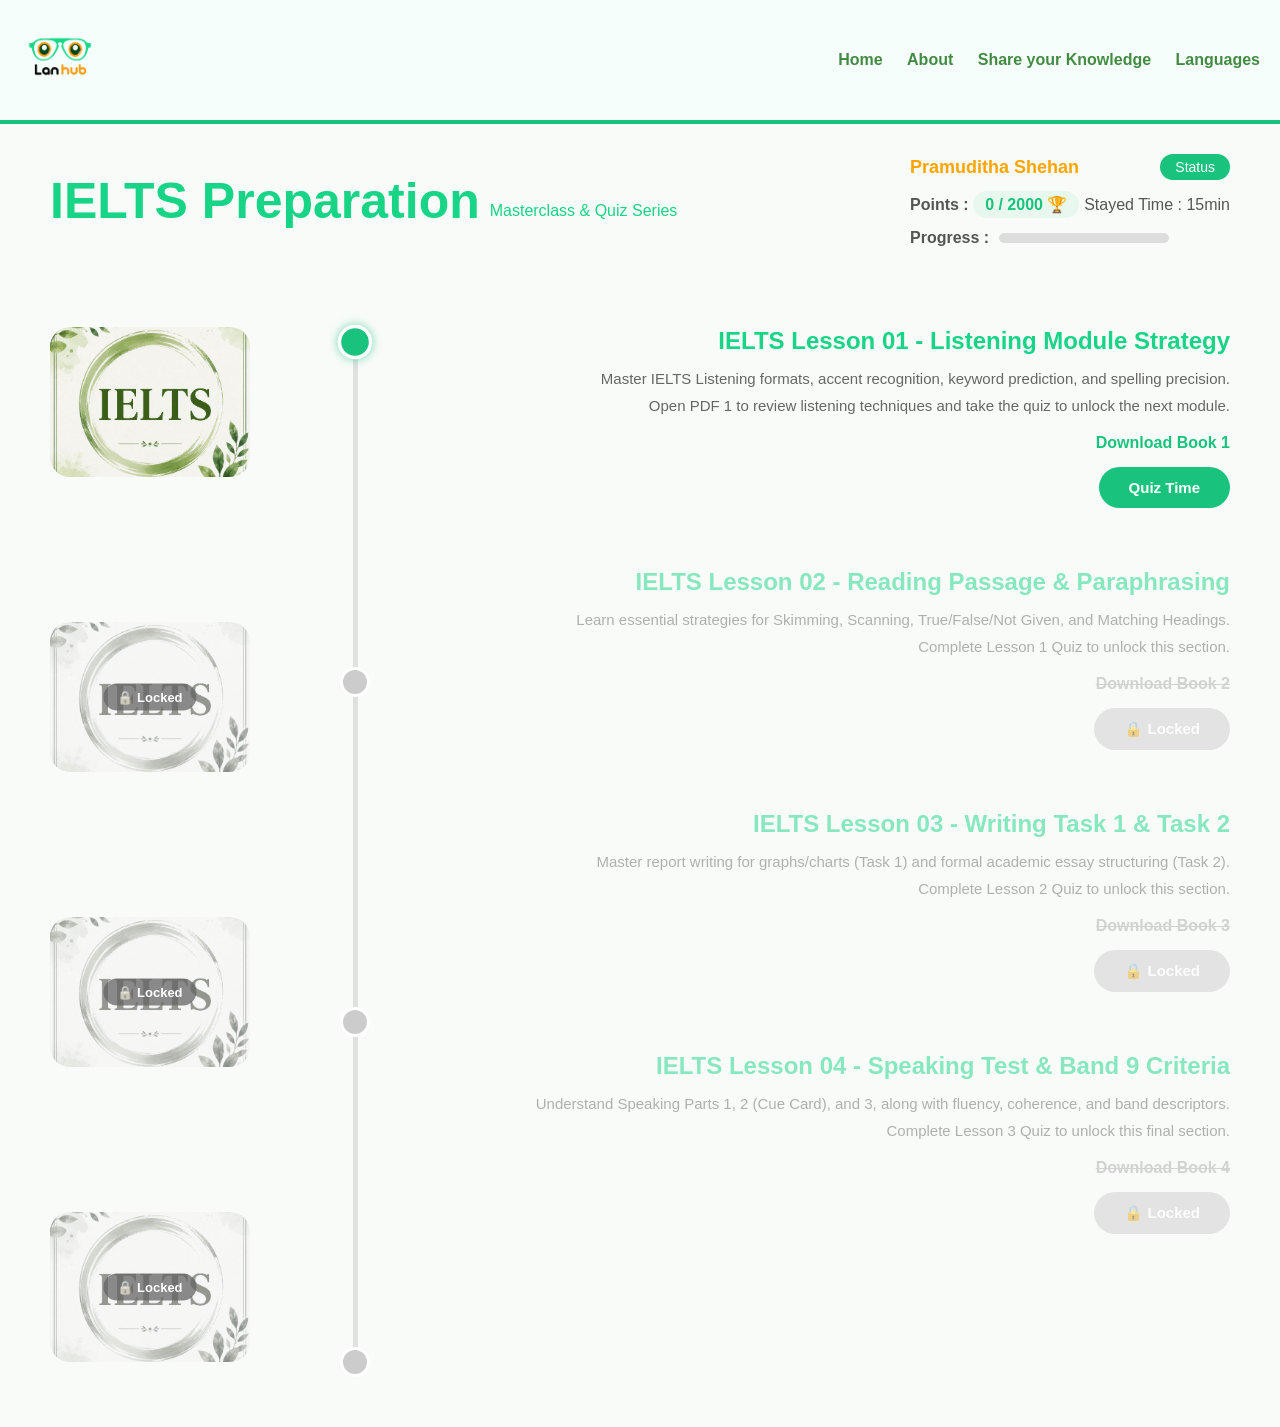
<file: LanHub-Reading Pages/IELTS.html>
<!DOCTYPE html>
<html lang="en">
<head>
<meta charset="UTF-8">
<meta name="viewport" content="width=device-width, initial-scale=1.0">
<title>LanHub - IELTS Preparation Course</title>

<link rel="stylesheet" href="./book.css">
</head>

<body>

<div class="page">

<!-- Header -->
<div class="header">
    <div class="logo">
        <img src="./main logo .png" alt="logo">
    </div>

    <nav class="Navbar">
        <a href="#">Home</a>
        <a href="#">About</a>
        <a href="#">Share your Knowledge</a>
        <a href="#">Languages</a>
    </nav>
</div>

<hr class="divider">

<!-- Course Bar -->
<div class="course-bar">
    <div class="course-title">
        <h1>IELTS Preparation</h1>
        <span>Masterclass & Quiz Series</span>
    </div>

    <div class="user-info">
        <div class="user-meta">
            <div class="name-row">
                <div class="name">Pramuditha Shehan</div>
                <div class="status">Status</div>
            </div>

            <div class="name-row">
                <div>
                    <span class="label">Points :</span>
                    <span class="points-pill" id="points-display">0 / 2000 🏆</span>
                </div>
                <div class="stayed">Stayed Time : 15min</div>
            </div>

            <div class="progress-row">
                <span class="label">Progress :</span>
                <div class="progress-track">
                    <div class="progress-fill" id="progress-fill"></div>
                </div>
            </div>
        </div>
    </div>
</div>

<!-- Timeline Section (4 IELTS PDF Lessons) -->
<div class="timeline">

    <!-- Left Side Image Boxes (PDF Open Triggers) -->
    <div class="left-side">
        <div class="image-box" id="box-0" onclick="handlePdfClick(0)" title="Click to open IELTS Lesson 1 PDF">
            <img src="./IELTS Coverpage.png" alt="IELTS Lesson 1">
        </div>

        <div class="image-box locked" id="box-1" onclick="handlePdfClick(1)" title="Click to open IELTS Lesson 2 PDF">
            <img src="./IELTS Coverpage.png" alt="IELTS Lesson 2">
        </div>

        <div class="image-box locked" id="box-2" onclick="handlePdfClick(2)" title="Click to open IELTS Lesson 3 PDF">
            <img src="./IELTS Coverpage.png" alt="IELTS Lesson 3">
        </div>

        <div class="image-box locked" id="box-3" onclick="handlePdfClick(3)" title="Click to open IELTS Lesson 4 PDF">
            <img src="./IELTS Coverpage.png" alt="IELTS Lesson 4">
        </div>
    </div>

    <!-- Middle Line Dynamic Vertical Progress Line -->
    <div class="middle-line">
        <div class="middle-line-track"></div>
        <div class="middle-line-fill" id="vertical-line-fill"></div>
        <div class="dot active" id="dot-0"></div>
        <div class="dot" id="dot-1"></div>
        <div class="dot" id="dot-2"></div>
        <div class="dot" id="dot-3"></div>
    </div>

    <!-- Right Side IELTS Lessons -->
    <div class="right-side">

        <!-- Lesson 1 -->
        <div class="lesson" id="lesson-card-0">
            <h2>IELTS Lesson 01 - Listening Module Strategy</h2>
            <p>
                Master IELTS Listening formats, accent recognition, keyword prediction, and spelling precision.<br>
                Open PDF 1 to review listening techniques and take the quiz to unlock the next module.
            </p>
            <div class="lesson-actions">
                <a href="./IELTS/lession_01.pdf" download="lession_01.pdf" id="download-0">Download Book 1</a>
                <button id="quiz-btn-0" onclick="startQuiz(0)">Quiz Time</button>
            </div>
        </div>

        <!-- Lesson 2 -->
        <div class="lesson locked" id="lesson-card-1">
            <h2>IELTS Lesson 02 - Reading Passage & Paraphrasing</h2>
            <p>
                Learn essential strategies for Skimming, Scanning, True/False/Not Given, and Matching Headings.<br>
                Complete Lesson 1 Quiz to unlock this section.
            </p>
            <div class="lesson-actions">
                <a href="./IELTS/lession_02.pdf" download="lession_02.pdf" class="disabled" id="download-1">Download Book 2</a>
                <button id="quiz-btn-1" onclick="startQuiz(1)" disabled>🔒 Locked</button>
            </div>
        </div>

        <!-- Lesson 3 -->
        <div class="lesson locked" id="lesson-card-2">
            <h2>IELTS Lesson 03 - Writing Task 1 & Task 2</h2>
            <p>
                Master report writing for graphs/charts (Task 1) and formal academic essay structuring (Task 2).<br>
                Complete Lesson 2 Quiz to unlock this section.
            </p>
            <div class="lesson-actions">
                <a href="./IELTS/lession_03.pdf" download="lession_03.pdf" class="disabled" id="download-2">Download Book 3</a>
                <button id="quiz-btn-2" onclick="startQuiz(2)" disabled>🔒 Locked</button>
            </div>
        </div>

        <!-- Lesson 4 -->
        <div class="lesson locked" id="lesson-card-3">
            <h2>IELTS Lesson 04 - Speaking Test & Band 9 Criteria</h2>
            <p>
                Understand Speaking Parts 1, 2 (Cue Card), and 3, along with fluency, coherence, and band descriptors.<br>
                Complete Lesson 3 Quiz to unlock this final section.
            </p>
            <div class="lesson-actions">
                <a href="./IELTS/lession_04.pdf" download="lession_04.pdf" class="disabled" id="download-3">Download Book 4</a>
                <button id="quiz-btn-3" onclick="startQuiz(3)" disabled>🔒 Locked</button>
            </div>
        </div>

    </div>

</div>

</div>

<!-- Quiz Modal -->
<div class="modal-overlay" id="quiz-modal">
    <div class="modal-content">
        <span class="close-btn" onclick="closeQuiz()">&times;</span>
        
        <div class="quiz-header">
            <h3 id="quiz-title">Quiz Title</h3>
            <span id="question-tracker" style="font-size: 13px; color: #777;">Question 1 of 10</span>
        </div>

        <div id="quiz-body">
            <div class="question-text" id="question-text">Question goes here?</div>
            <div class="options-list" id="options-list"></div>
            
            <div class="quiz-footer">
                <span style="font-size: 13px; color: #19c37d; font-weight: bold;">+50 Points per correct answer</span>
                <button class="quiz-next-btn" id="next-btn" onclick="nextQuestion()" disabled>Next</button>
            </div>
        </div>
    </div>
</div>

<script>
// Data for 4 IELTS Lessons (10 Questions each = 40 questions total)
// 40 questions * 50 points = 2000 max points.
const subjectsData = [
    {
        title: "IELTS Lesson 01 Quiz - Listening Module",
        pdf: "./IELTS/lession_01.pdf",
        questions: [
            { q: "1. How long is the IELTS Listening test in total?", options: ["15 minutes", "30 minutes (plus 10 mins transfer time)", "60 minutes", "45 minutes"], correct: 1 },
            { q: "2. How many sections/parts are in the IELTS Listening module?", options: ["2", "3", "4", "5"], correct: 2 },
            { q: "3. How many times will you hear the recording during the Listening exam?", options: ["Only once", "Twice", "Three times", "It depends on the center"], correct: 0 },
            { q: "4. What is the context of IELTS Listening Part 1?", options: ["Academic lecture", "Conversation between two people in an everyday social context", "Monologue in a university setting", "Discussion between four students"], correct: 1 },
            { q: "5. What happens if you exceed the stated word limit (e.g., NO MORE THAN TWO WORDS)?", options: ["You lose half a point", "Your answer is marked incorrect", "You get extra points", "It is ignored"], correct: 1 },
            { q: "6. If the limit is 'NO MORE THAN TWO WORDS', which answer is INCORRECT?", options: ["Red car", "The blue car", "Car", "Big bus"], correct: 1 },
            { q: "7. Which accents might you hear in the IELTS Listening exam?", options: ["British only", "American only", "Variety (British, Australian, American, NZ)", "Indian accent only"], correct: 2 },
            { q: "8. In paper-based IELTS, how much time is given at the end to transfer answers?", options: ["5 minutes", "10 minutes", "2 minutes", "No transfer time"], correct: 1 },
            { q: "9. In computer-delivered IELTS, how much time do you get at the end of Listening?", options: ["10 minutes", "2 minutes to review", "5 minutes", "15 minutes"], correct: 1 },
            { q: "10. What is the best strategy during the preparation time before each section?", options: ["Rest your eyes", "Read questions and predict key words/answer types", "Write down your Task 2 essay", "Check answers from previous sections"], correct: 1 }
        ]
    },
    {
        title: "IELTS Lesson 02 Quiz - Reading Module",
        pdf: "./IELTS/lession_02.pdf",
        questions: [
            { q: "1. How many reading passages are in the IELTS Academic Reading test?", options: ["2", "3", "4", "5"], correct: 1 },
            { q: "2. What is the total time limit for the IELTS Reading module?", options: ["45 minutes", "60 minutes", "90 minutes", "30 minutes"], correct: 1 },
            { q: "3. In 'True / False / Not Given' questions, what does 'Not Given' mean?", options: ["The statement contradicts the text", "The statement matches the text", "The information is not mentioned in the passage", "The statement is partially true"], correct: 2 },
            { q: "4. Which reading skill involves searching rapidly for specific facts like names or dates?", options: ["Skimming", "Scanning", "Intensive reading", "Critical reading"], correct: 1 },
            { q: "5. What does 'Skimming' mean in IELTS Reading?", options: ["Reading every single word carefully", "Reading quickly to get the main idea or gist", "Searching for numbers only", "Translating words"], correct: 1 },
            { q: "6. Are you given extra time at the end to transfer Reading answers to the answer sheet?", options: ["Yes, 10 minutes", "Yes, 5 minutes", "No extra transfer time is given", "Yes, 2 minutes"], correct: 2 },
            { q: "7. How many questions in total are in the IELTS Reading exam?", options: ["30", "40", "50", "25"], correct: 1 },
            { q: "8. In Heading Matching questions, where is the topic sentence usually found?", options: ["Only at the end of a paragraph", "Near the beginning of a paragraph", "In footnotes", "In bullet points"], correct: 1 },
            { q: "9. What happens if you misspell a word copied directly from the text?", options: ["Half mark deducted", "It is marked wrong", "Ignored if phonetically correct", "Full credit given"], correct: 1 },
            { q: "10. Which vocabulary skill is MOST critical for scoring high in IELTS Reading?", options: ["Memorizing Latin roots", "Recognizing paraphrasing and synonyms", "Knowing street slang", "Speed typing"], correct: 1 }
        ]
    },
    {
        title: "IELTS Lesson 03 Quiz - Writing Module",
        pdf: "./IELTS/lession_03.pdf",
        questions: [
            { q: "1. What is the minimum recommended word count for Academic Writing Task 1?", options: ["100 words", "150 words", "250 words", "300 words"], correct: 1 },
            { q: "2. What is the minimum recommended word count for Writing Task 2?", options: ["150 words", "200 words", "250 words", "300 words"], correct: 2 },
            { q: "3. How much total time do you have for both Writing Task 1 and Task 2?", options: ["45 minutes", "60 minutes", "75 minutes", "90 minutes"], correct: 1 },
            { q: "4. What must you include in an Academic Task 1 summary report?", options: ["Your personal opinion", "An Overview highlighting main trends/features", "Quotes from famous books", "Bullet points"], correct: 1 },
            { q: "5. Which grading criterion evaluates paragraph structure and flow of ideas?", options: ["Task Achievement", "Coherence and Cohesion", "Lexical Resource", "Grammatical Range"], correct: 1 },
            { q: "6. How much weight does Task 2 carry towards your final Writing score?", options: ["33% (1/3)", "50% (1/2)", "66% (2/3)", "75% (3/4)"], correct: 2 },
            { q: "7. What register/style should you use in an IELTS Task 2 essay?", options: ["Informal and conversational", "Formal and academic", "Humorous and poetic", "Slang and contractions"], correct: 1 },
            { q: "8. What does 'Lexical Resource' stand for in the band descriptors?", options: ["Grammar accuracy", "Range and precision of vocabulary", "Essay structure", "Handwriting style"], correct: 1 },
            { q: "9. Should you write personal opinions in Academic Task 1?", options: ["Yes, in the conclusion", "No, Task 1 requires objective data reporting only", "Yes, in introduction", "Only if you disagree"], correct: 1 },
            { q: "10. Which linking word best indicates contrast between two sentences?", options: ["Furthermore", "However", "Therefore", "Consequently"], correct: 1 }
        ]
    },
    {
        title: "IELTS Lesson 04 Quiz - Speaking & Band Score Mastery",
        pdf: "./IELTS/lession_04.pdf",
        questions: [
            { q: "1. How many parts are there in the IELTS Speaking test?", options: ["2 parts", "3 parts", "4 parts", "5 parts"], correct: 1 },
            { q: "2. What is Speaking Part 2 commonly called?", options: ["General Discussion", "Individual Long Turn / Cue Card", "Interview", "Debate"], correct: 1 },
            { q: "3. How much time do you get to prepare after receiving your Part 2 Cue Card?", options: ["30 seconds", "1 minute", "2 minutes", "3 minutes"], correct: 1 },
            { q: "4. How long should you speak during Part 2?", options: ["30-40 seconds", "1 to 2 minutes", "4 to 5 minutes", "10 minutes"], correct: 1 },
            { q: "5. What is the main focus of Speaking Part 3?", options: ["Personal family questions", "Abstract discussion linked to Part 2 topic", "Reading aloud", "Spelling words"], correct: 1 },
            { q: "6. What is the maximum Band Score achievable in IELTS?", options: ["Band 10", "Band 9", "Band 100", "Band 8.5"], correct: 1 },
            { q: "7. Which of the following is NOT an official IELTS Speaking criteria?", options: ["Fluency and Coherence", "Lexical Resource", "Accent and Nationality", "Pronunciation"], correct: 2 },
            { q: "8. What should you do if you don't understand a question in Speaking Part 3?", options: ["Stay silent", "Politely ask the examiner to clarify or repeat", "Talk about something completely different", "Walk out"], correct: 1 },
            { q: "9. How long does the entire face-to-face Speaking test last?", options: ["5-7 minutes", "11-14 minutes", "20-25 minutes", "30 minutes"], correct: 1 },
            { q: "10. An IELTS Band 7 user is officially described as a:", options: ["Expert User", "Good User", "Competent User", "Modest User"], correct: 1 }
        ]
    }
];

// User Scores & Completed Quiz Status (Saved in LocalStorage under IELTS keys)
let userScores = JSON.parse(localStorage.getItem('lanhub_ielts_scores')) || [
    new Array(10).fill(false),
    new Array(10).fill(false),
    new Array(10).fill(false),
    new Array(10).fill(false)
];

// Completed Quizzes array [lesson1, lesson2, lesson3, lesson4]
let completedQuizzes = JSON.parse(localStorage.getItem('lanhub_ielts_completed')) || [false, false, false, false];

let currentSubjectIndex = 0;
let currentQuestionIndex = 0;
let selectedOptionIndex = null;

// Initialize on page load
window.onload = function() {
    updateLockState();
    updateUI();
};

// Function to check lock state and update UI components
function updateLockState() {
    for (let i = 0; i < 4; i++) {
        const isUnlocked = (i === 0) || completedQuizzes[i - 1];
        
        const box = document.getElementById(`box-${i}`);
        const lessonCard = document.getElementById(`lesson-card-${i}`);
        const quizBtn = document.getElementById(`quiz-btn-${i}`);
        const downloadLink = document.getElementById(`download-${i}`);
        const dot = document.getElementById(`dot-${i}`);

        if (isUnlocked) {
            box.classList.remove('locked');
            lessonCard.classList.remove('locked');
            quizBtn.disabled = false;
            quizBtn.innerText = completedQuizzes[i] ? "Retake Quiz" : "Quiz Time";
            downloadLink.classList.remove('disabled');
            dot.classList.add('active');
            if (completedQuizzes[i]) dot.classList.add('completed');
        } else {
            box.classList.add('locked');
            lessonCard.classList.add('locked');
            quizBtn.disabled = true;
            quizBtn.innerText = "🔒 Locked";
            downloadLink.classList.add('disabled');
            dot.classList.remove('active', 'completed');
        }
    }

    // Dynamic Vertical Green Line Height Progress
    let completedCount = completedQuizzes.filter(Boolean).length;
    let fillHeightPercent = 0;
    if (completedCount === 1) fillHeightPercent = 33;
    else if (completedCount === 2) fillHeightPercent = 66;
    else if (completedCount >= 3) fillHeightPercent = 100;

    document.getElementById('vertical-line-fill').style.height = `${fillHeightPercent}%`;
}

// Function when PDF Image Box is clicked
function handlePdfClick(subjectIndex) {
    const isUnlocked = (subjectIndex === 0) || completedQuizzes[subjectIndex - 1];

    if (!isUnlocked) {
        alert(`🔒 Lesson ${subjectIndex + 1} is locked! Please complete the Lesson ${subjectIndex} Quiz first.`);
        return;
    }

    const pdfPath = subjectsData[subjectIndex].pdf;
    window.open(pdfPath, '_blank');
}

// Function to start quiz
function startQuiz(subjectIndex) {
    const isUnlocked = (subjectIndex === 0) || completedQuizzes[subjectIndex - 1];
    if (!isUnlocked) {
        alert(`🔒 Please complete Lesson ${subjectIndex} quiz first!`);
        return;
    }

    currentSubjectIndex = subjectIndex;
    currentQuestionIndex = 0;
    
    document.getElementById('quiz-title').innerText = subjectsData[subjectIndex].title;
    document.getElementById('quiz-modal').style.display = 'flex';
    
    loadQuestion();
}

// Load Question in Modal
function loadQuestion() {
    selectedOptionIndex = null;
    const nextBtn = document.getElementById('next-btn');
    nextBtn.disabled = true;
    nextBtn.innerText = (currentQuestionIndex === 9) ? "Finish Quiz" : "Next";

    const subject = subjectsData[currentSubjectIndex];
    const qData = subject.questions[currentQuestionIndex];

    document.getElementById('question-tracker').innerText = `Question ${currentQuestionIndex + 1} of 10`;
    document.getElementById('question-text').innerText = qData.q;

    const optionsContainer = document.getElementById('options-list');
    optionsContainer.innerHTML = '';

    qData.options.forEach((optText, idx) => {
        const btn = document.createElement('button');
        btn.className = 'option-btn';
        btn.innerText = `${String.fromCharCode(65 + idx)}. ${optText}`;
        btn.onclick = () => selectOption(idx);
        optionsContainer.appendChild(btn);
    });
}

// Option Selection
function selectOption(index) {
    selectedOptionIndex = index;
    const buttons = document.querySelectorAll('.option-btn');
    buttons.forEach((btn, idx) => {
        if (idx === index) {
            btn.classList.add('selected');
        } else {
            btn.classList.remove('selected');
        }
    });
    document.getElementById('next-btn').disabled = false;
}

// Next Question & Update Progress
function nextQuestion() {
    if (selectedOptionIndex === null) return;

    const currentQData = subjectsData[currentSubjectIndex].questions[currentQuestionIndex];
    
    // Check answer correctness
    userScores[currentSubjectIndex][currentQuestionIndex] = (selectedOptionIndex === currentQData.correct);

    // Save scores to LocalStorage
    localStorage.setItem('lanhub_ielts_scores', JSON.stringify(userScores));

    currentQuestionIndex++;

    if (currentQuestionIndex < 10) {
        loadQuestion();
    } else {
        // Quiz completed for this lesson
        completedQuizzes[currentSubjectIndex] = true;
        localStorage.setItem('lanhub_ielts_completed', JSON.stringify(completedQuizzes));
        
        updateLockState();
        updateUI();

        alert(`🎉 Congratulations! You have completed ${subjectsData[currentSubjectIndex].title}. Next lesson is unlocked!`);
        closeQuiz();
    }
}

// Update Points and Horizontal Progress Bar
function updateUI() {
    let correctCount = 0;
    userScores.forEach(subj => {
        subj.forEach(qCorrect => {
            if (qCorrect) correctCount++;
        });
    });

    const totalPoints = correctCount * 50; // 40 questions * 50 = 2000 max points
    const progressPercent = Math.round((correctCount / 40) * 100);

    document.getElementById('points-display').innerText = `${totalPoints} / 2000 🏆`;
    document.getElementById('progress-fill').style.width = `${progressPercent}%`;
}

// Close Quiz Modal
function closeQuiz() {
    document.getElementById('quiz-modal').style.display = 'none';
}
</script>

</body>
</html>
</file>
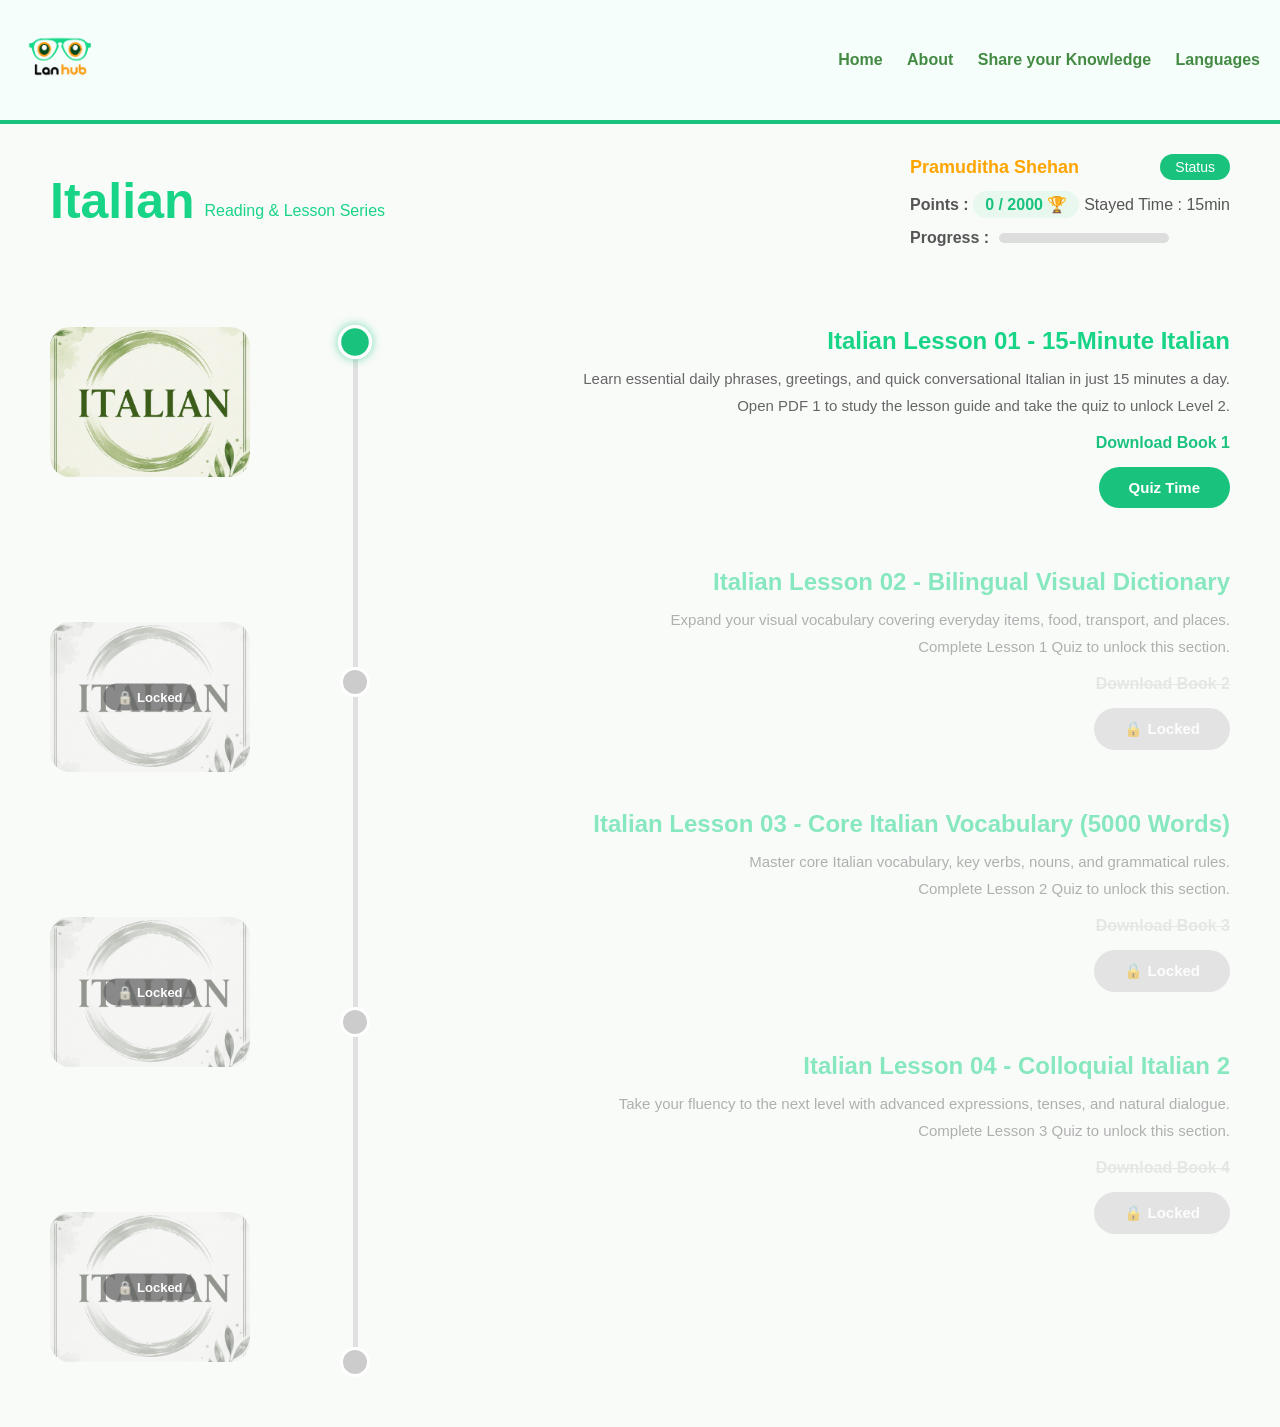
<file: LanHub-Reading Pages/Italian.html>
<!DOCTYPE html>
<html lang="en">
<head>
<meta charset="UTF-8">
<meta name="viewport" content="width=device-width, initial-scale=1.0">
<title>LanHub - Italian Course</title>

<link rel="stylesheet" href="./book.css">
</head>

<body>

<div class="page">

<!-- Header -->
<div class="header">
    <div class="logo">
        <img src="./main logo .png" alt="logo">
    </div>

    <nav class="Navbar">
        <a href="#">Home</a>
        <a href="#">About</a>
        <a href="#">Share your Knowledge</a>
        <a href="#">Languages</a>
    </nav>
</div>

<hr class="divider">

<!-- Course Bar -->
<div class="course-bar">
    <div class="course-title">
        <h1>Italian</h1>
        <span>Reading & Lesson Series</span>
    </div>

    <div class="user-info">
        <div class="user-meta">
            <div class="name-row">
                <div class="name">Pramuditha Shehan</div>
                <div class="status">Status</div>
            </div>

            <div class="name-row">
                <div>
                    <span class="label">Points :</span>
                    <span class="points-pill" id="points-display">0 / 2000 🏆</span>
                </div>
                <div class="stayed">Stayed Time : 15min</div>
            </div>

            <div class="progress-row">
                <span class="label">Progress :</span>
                <div class="progress-track">
                    <div class="progress-fill" id="progress-fill"></div>
                </div>
            </div>
        </div>
    </div>
</div>

<!-- Timeline Section -->
<div class="timeline">

    <!-- Left Side Image Boxes (PDF Open Triggers) -->
    <div class="left-side">
        <div class="image-box" id="box-0" onclick="handlePdfClick(0)" title="Click to open Italian Lesson 1 PDF">
            <img src="./Italian Coverpage.png" alt="Italian Lesson 1">
        </div>

        <div class="image-box locked" id="box-1" onclick="handlePdfClick(1)" title="Click to open Italian Lesson 2 PDF">
            <img src="./Italian Coverpage.png" alt="Italian Lesson 2">
        </div>

        <div class="image-box locked" id="box-2" onclick="handlePdfClick(2)" title="Click to open Italian Lesson 3 PDF">
            <img src="./Italian Coverpage.png" alt="Italian Lesson 3">
        </div>

        <div class="image-box locked" id="box-3" onclick="handlePdfClick(3)" title="Click to open Italian Lesson 4 PDF">
            <img src="./Italian Coverpage.png" alt="Italian Lesson 4">
        </div>
    </div>

    <!-- Middle Dynamic Vertical Progress Line -->
    <div class="middle-line">
        <div class="middle-line-track"></div>
        <div class="middle-line-fill" id="vertical-line-fill"></div>
        <div class="dot active" id="dot-0"></div>
        <div class="dot" id="dot-1"></div>
        <div class="dot" id="dot-2"></div>
        <div class="dot" id="dot-3"></div>
    </div>

    <!-- Right Side Italian Lessons -->
    <div class="right-side">

        <!-- Lesson 1 -->
        <div class="lesson" id="lesson-card-0">
            <h2>Italian Lesson 01 - 15-Minute Italian</h2>
            <p>
                Learn essential daily phrases, greetings, and quick conversational Italian in just 15 minutes a day.<br>
                Open PDF 1 to study the lesson guide and take the quiz to unlock Level 2.
            </p>
            <div class="lesson-actions">
                <a href="./Italian/15-Minute Italian - Learn Italian in Just 15 Minutes a Day By DK.pdf" download="15_Minute_Italian_DK.pdf" id="download-0" onclick="handleDownload(event, 0)">Download Book 1</a>
                <button id="quiz-btn-0" onclick="startQuiz(0)">Quiz Time</button>
            </div>
        </div>

        <!-- Lesson 2 -->
        <div class="lesson locked" id="lesson-card-1">
            <h2>Italian Lesson 02 - Bilingual Visual Dictionary</h2>
            <p>
                Expand your visual vocabulary covering everyday items, food, transport, and places.<br>
                Complete Lesson 1 Quiz to unlock this section.
            </p>
            <div class="lesson-actions">
                <a href="./Italian/02-teach-yourself-beginners-italian.pdf" download="teach-yourself-beginners-italian.pdf" id="download-1" class="disabled" onclick="handleDownload(event, 1)">Download Book 2</a>
                <button id="quiz-btn-1" onclick="startQuiz(1)" disabled>🔒 Locked</button>
            </div>
        </div>

        <!-- Lesson 3 -->
        <div class="lesson locked" id="lesson-card-2">
            <h2>Italian Lesson 03 - Core Italian Vocabulary (5000 Words)</h2>
            <p>
                Master core Italian vocabulary, key verbs, nouns, and grammatical rules.<br>
                Complete Lesson 2 Quiz to unlock this section.
            </p>
            <div class="lesson-actions">
                <a href="./Italian/Italian vocabulary for English speakers - 5000 words ( PDFDrive ).pdf" download="Italian_5000_Vocabulary_Words.pdf" id="download-2" class="disabled" onclick="handleDownload(event, 2)">Download Book 3</a>
                <button id="quiz-btn-2" onclick="startQuiz(2)" disabled>🔒 Locked</button>
            </div>
        </div>

        <!-- Lesson 4 -->
        <div class="lesson locked" id="lesson-card-3">
            <h2>Italian Lesson 04 - Colloquial Italian 2</h2>
            <p>
                Take your fluency to the next level with advanced expressions, tenses, and natural dialogue.<br>
                Complete Lesson 3 Quiz to unlock this section.
            </p>
            <div class="lesson-actions">
                <a href="./Italian/Colloquial Italian 2_ The Next Step in Language Learning (Colloquial Series) ( PDFDrive ).pdf" download="Colloquial_Italian_2.pdf" id="download-3" class="disabled" onclick="handleDownload(event, 3)">Download Book 4</a>
                <button id="quiz-btn-3" onclick="startQuiz(3)" disabled>🔒 Locked</button>
            </div>
        </div>

    </div>

</div>

</div>

<!-- Quiz Modal -->
<div class="modal-overlay" id="quiz-modal">
    <div class="modal-content">
        <span class="close-btn" onclick="closeQuiz()">&times;</span>
        
        <div class="quiz-header">
            <h3 id="quiz-title">Quiz Title</h3>
            <span id="question-tracker" style="font-size: 13px; color: #777;">Question 1 of 10</span>
        </div>

        <div id="quiz-body">
            <div class="question-text" id="question-text">Question goes here?</div>
            <div class="options-list" id="options-list"></div>
            
            <div class="quiz-footer">
                <span style="font-size: 13px; color: #19c37d; font-weight: bold;">+50 Points per correct answer</span>
                <button class="quiz-next-btn" id="next-btn" onclick="nextQuestion()" disabled>Next</button>
            </div>
        </div>
    </div>
</div>

<script>
// Data for 4 Italian Lessons (10 Questions each = 40 questions total)
const subjectsData = [
    {
        title: "Italian Lesson 01 Quiz - 15-Minute Italian Essentials",
        pdf: "./Italian/15-Minute Italian - Learn Italian in Just 15 Minutes a Day By DK.pdf",
        questions: [
            { q: "1. What does 'Ciao' mean in Italian?", options: ["Only Hello", "Only Goodbye", "Both Hello and Goodbye", "Thank you"], correct: 2 },
            { q: "2. How do you say 'Thank you' in Italian?", options: ["Prego", "Grazie", "Per favore", "Scusa"], correct: 1 },
            { q: "3. What is the Italian word for 'Good morning'?", options: ["Buona sera", "Buona notte", "Buongiorno", "Arrivederci"], correct: 2 },
            { q: "4. How do you say 'Yes' and 'No' in Italian?", options: ["Sì / No", "Oui / Non", "Da / Nyet", "Ja / Nein"], correct: 0 },
            { q: "5. What does 'Per favore' mean?", options: ["Excuse me", "Please", "You are welcome", "Sorry"], correct: 1 },
            { q: "6. How do you ask 'What is your name?' informally in Italian?", options: ["Come sta?", "Come ti chiami?", "Dove abiti?", "Quanti anni hai?"], correct: 1 },
            { q: "7. What does 'Arrivederci' mean?", options: ["Good evening", "Goodbye", "See you soon", "Nice to meet you"], correct: 1 },
            { q: "8. What is the response to 'Grazie' (Thank you)?", options: ["Prego", "Scusi", "Per favore", "Ciao"], correct: 0 },
            { q: "9. What does 'Mi dispiace' mean?", options: ["I don't know", "I am sorry", "I don't understand", "Of course"], correct: 1 },
            { q: "10. How do you say 'Excuse me' politely to a stranger?", options: ["Scusa", "Scusi", "Ciao", "Prego"], correct: 1 }
        ]
    },
    {
        title: "Italian Lesson 02 Quiz - Visual Dictionary & Vocabulary",
        pdf: "./Italian/02-teach-yourself-beginners-italian.pdf",
        questions: [
            { q: "1. What is the Italian word for 'Water'?", options: ["Pane", "Vino", "Acqua", "Latte"], correct: 2 },
            { q: "2. What does 'Il libro' mean in English?", options: ["The house", "The book", "The pen", "The table"], correct: 1 },
            { q: "3. What is the Italian word for 'Bread'?", options: ["Pane", "Formaggio", "Pasta", "Carne"], correct: 0 },
            { q: "4. How do you count '1, 2, 3' in Italian?", options: ["Un, Deux, Trois", "Uno, Due, Tre", "Uno, Dos, Tres", "Eins, Zwei, Drei"], correct: 1 },
            { q: "5. What is 'House' in Italian?", options: ["Città", "Casa", "Strada", "Porta"], correct: 1 },
            { q: "6. What does 'Il caffè' refer to?", options: ["Tea", "Coffee", "Milk", "Juice"], correct: 1 },
            { q: "7. What does 'La macchina' mean?", options: ["The bicycle", "The car", "The train", "The bus"], correct: 1 },
            { q: "8. What is 'Il gatto' in English?", options: ["The dog", "The cat", "The bird", "The fish"], correct: 1 },
            { q: "9. How do you say 'Apple' in Italian?", options: ["Mela", "Banana", "Arancia", "Limone"], correct: 0 },
            { q: "10. What does 'Il cane' mean?", options: ["The cat", "The dog", "The horse", "The cow"], correct: 1 }
        ]
    },
    {
        title: "Italian Lesson 03 Quiz - Core Vocabulary & Grammar",
        pdf: "./Italian/Italian vocabulary for English speakers - 5000 words ( PDFDrive ).pdf",
        questions: [
            { q: "1. What is the meaning of the Italian verb 'Essere'?", options: ["To have", "To be", "To go", "To do"], correct: 1 },
            { q: "2. What does the verb 'Avere' mean?", options: ["To be", "To have", "To want", "To can"], correct: 1 },
            { q: "3. What is the plural of 'il ragazzo' (the boy)?", options: ["i ragazzi", "le ragazzi", "i ragatzi", "il ragazzi"], correct: 0 },
            { q: "4. Which definite article is used before singular masculine nouns starting with a consonant?", options: ["La", "Il", "Lo", "L'"], correct: 1 },
            { q: "5. What does the verb 'Mangiare' mean?", options: ["To drink", "To eat", "To sleep", "To walk"], correct: 1 },
            { q: "6. What does 'Parlare' mean?", options: ["To speak", "To listen", "To write", "To read"], correct: 0 },
            { q: "7. Regular feminine nouns in Italian usually end in 'a' in singular. What do they end in for plural?", options: ["o", "i", "e", "u"], correct: 2 },
            { q: "8. What does the verb 'Andare' mean?", options: ["To come", "To go", "To run", "To stay"], correct: 1 },
            { q: "9. What does the adverb 'Sempre' mean?", options: ["Never", "Always", "Sometimes", "Often"], correct: 1 },
            { q: "10. What is the opposite of 'Grande' (Big)?", options: ["Alto", "Piccolo", "Lungo", "Nuovo"], correct: 1 }
        ]
    },
    {
        title: "Italian Lesson 04 Quiz - Advanced Colloquial Italian",
        pdf: "./Italian/Colloquial Italian 2_ The Next Step in Language Learning (Colloquial Series) ( PDFDrive ).pdf",
        questions: [
            { q: "1. Which auxiliary verb is used to form past tense for verbs of movement like 'andare'?", options: ["Avere", "Essere", "Fare", "Stare"], correct: 1 },
            { q: "2. What does 'Che cosa fai?' mean?", options: ["Where are you going?", "What are you doing?", "How are you?", "Why are you here?"], correct: 1 },
            { q: "3. What is the Italian expression for 'I am hungry'?", options: ["Ho freddo", "Ho fame", "Ho sete", "Ho caldo"], correct: 1 },
            { q: "4. What does 'Ci vediamo domani!' mean?", options: ["See you tomorrow!", "See you later!", "Have a nice day!", "Good night!"], correct: 0 },
            { q: "5. What does the polite expression 'Vorrei...' mean?", options: ["I must...", "I would like...", "I can...", "I will..."], correct: 1 },
            { q: "6. What does 'Non importa' mean?", options: ["It's very important", "It doesn't matter", "I don't care at all", "It's impossible"], correct: 1 },
            { q: "7. What verb form is used to express wishes, doubts, or opinions in Italian?", options: ["Indicativo", "Imperativo", "Congiuntivo (Subjunctive)", "Gerundio"], correct: 2 },
            { q: "8. What is 'Passato Prossimo' in Italian grammar?", options: ["Future tense", "Present tense", "Past tense (Present Perfect)", "Conditional"], correct: 2 },
            { q: "9. What does 'D'accordo' mean?", options: ["Agreed / Okay", "Disagree", "Maybe", "Never"], correct: 0 },
            { q: "10. How do you say 'I speak a little Italian'?", options: ["Parlo italiano molto bene", "Parlo un po' di italiano", "Non parlo italiano", "Studio italiano"], correct: 1 }
        ]
    }
];

// User Scores & Completed Quiz Status
let userScores = JSON.parse(localStorage.getItem('lanhub_italian_scores')) || [
    new Array(10).fill(false),
    new Array(10).fill(false),
    new Array(10).fill(false),
    new Array(10).fill(false)
];

let completedQuizzes = JSON.parse(localStorage.getItem('lanhub_italian_completed')) || [false, false, false, false];

let currentSubjectIndex = 0;
let currentQuestionIndex = 0;
let selectedOptionIndex = null;

// Initialize on page load
window.onload = function() {
    updateLockState();
    updateUI();
};

// Update Lock/Unlock State and Pointer Events
function updateLockState() {
    for (let i = 0; i < 4; i++) {
        const isUnlocked = (i === 0) || completedQuizzes[i - 1];
        
        const box = document.getElementById(`box-${i}`);
        const lessonCard = document.getElementById(`lesson-card-${i}`);
        const quizBtn = document.getElementById(`quiz-btn-${i}`);
        const downloadLink = document.getElementById(`download-${i}`);
        const dot = document.getElementById(`dot-${i}`);

        if (isUnlocked) {
            box.classList.remove('locked');
            lessonCard.classList.remove('locked');
            quizBtn.disabled = false;
            quizBtn.innerText = completedQuizzes[i] ? "Retake Quiz" : "Quiz Time";
            
            // Enable Download Button
            downloadLink.classList.remove('disabled');
            downloadLink.style.pointerEvents = 'auto';
            downloadLink.style.opacity = '1';
            
            dot.classList.add('active');
            if (completedQuizzes[i]) dot.classList.add('completed');
        } else {
            box.classList.add('locked');
            lessonCard.classList.add('locked');
            quizBtn.disabled = true;
            quizBtn.innerText = "🔒 Locked";

            // Disable Download Button
            downloadLink.classList.add('disabled');
            downloadLink.style.pointerEvents = 'none';
            downloadLink.style.opacity = '0.5';

            dot.classList.remove('active', 'completed');
        }
    }

    // Dynamic Vertical Progress Line
    let completedCount = completedQuizzes.filter(Boolean).length;
    let fillHeightPercent = 0;
    if (completedCount === 1) fillHeightPercent = 33;
    else if (completedCount === 2) fillHeightPercent = 66;
    else if (completedCount >= 3) fillHeightPercent = 100;

    document.getElementById('vertical-line-fill').style.height = `${fillHeightPercent}%`;
}

// Open PDF in new tab with URL encoding
function handlePdfClick(subjectIndex) {
    const isUnlocked = (subjectIndex === 0) || completedQuizzes[subjectIndex - 1];

    if (!isUnlocked) {
        alert(`🔒 Lesson ${subjectIndex + 1} is locked! Please complete Lesson ${subjectIndex} Quiz first.`);
        return;
    }

    const pdfPath = subjectsData[subjectIndex].pdf;
    window.open(encodeURI(pdfPath), '_blank');
}

// Handle Download Click
function handleDownload(e, subjectIndex) {
    const isUnlocked = (subjectIndex === 0) || completedQuizzes[subjectIndex - 1];
    if (!isUnlocked) {
        e.preventDefault();
        alert(`🔒 Lesson ${subjectIndex + 1} is locked! Complete Lesson ${subjectIndex} Quiz first.`);
    }
}

// Start Quiz Modal
function startQuiz(subjectIndex) {
    const isUnlocked = (subjectIndex === 0) || completedQuizzes[subjectIndex - 1];
    if (!isUnlocked) {
        alert(`🔒 Please complete Lesson ${subjectIndex} quiz first!`);
        return;
    }

    currentSubjectIndex = subjectIndex;
    currentQuestionIndex = 0;
    
    document.getElementById('quiz-title').innerText = subjectsData[subjectIndex].title;
    document.getElementById('quiz-modal').style.display = 'flex';
    
    loadQuestion();
}

// Load Question
function loadQuestion() {
    selectedOptionIndex = null;
    const nextBtn = document.getElementById('next-btn');
    nextBtn.disabled = true;
    nextBtn.innerText = (currentQuestionIndex === 9) ? "Finish Quiz" : "Next";

    const subject = subjectsData[currentSubjectIndex];
    const qData = subject.questions[currentQuestionIndex];

    document.getElementById('question-tracker').innerText = `Question ${currentQuestionIndex + 1} of 10`;
    document.getElementById('question-text').innerText = qData.q;

    const optionsContainer = document.getElementById('options-list');
    optionsContainer.innerHTML = '';

    qData.options.forEach((optText, idx) => {
        const btn = document.createElement('button');
        btn.className = 'option-btn';
        btn.innerText = `${String.fromCharCode(65 + idx)}. ${optText}`;
        btn.onclick = () => selectOption(idx);
        optionsContainer.appendChild(btn);
    });
}

// Select Option
function selectOption(index) {
    selectedOptionIndex = index;
    const buttons = document.querySelectorAll('.option-btn');
    buttons.forEach((btn, idx) => {
        if (idx === index) {
            btn.classList.add('selected');
        } else {
            btn.classList.remove('selected');
        }
    });
    document.getElementById('next-btn').disabled = false;
}

// Next Question & Update State
function nextQuestion() {
    if (selectedOptionIndex === null) return;

    const currentQData = subjectsData[currentSubjectIndex].questions[currentQuestionIndex];
    userScores[currentSubjectIndex][currentQuestionIndex] = (selectedOptionIndex === currentQData.correct);

    localStorage.setItem('lanhub_italian_scores', JSON.stringify(userScores));

    currentQuestionIndex++;

    if (currentQuestionIndex < 10) {
        loadQuestion();
    } else {
        completedQuizzes[currentSubjectIndex] = true;
        localStorage.setItem('lanhub_italian_completed', JSON.stringify(completedQuizzes));
        
        updateLockState();
        updateUI();

        alert(`🎉 Congratulations! You completed ${subjectsData[currentSubjectIndex].title}. Next lesson is unlocked!`);
        closeQuiz();
    }
}

// Update Points and Progress
function updateUI() {
    let correctCount = 0;
    userScores.forEach(subj => {
        subj.forEach(qCorrect => {
            if (qCorrect) correctCount++;
        });
    });

    const totalPoints = correctCount * 50;
    const progressPercent = Math.round((correctCount / 40) * 100);

    document.getElementById('points-display').innerText = `${totalPoints} / 2000 🏆`;
    document.getElementById('progress-fill').style.width = `${progressPercent}%`;
}

// Close Modal
function closeQuiz() {
    document.getElementById('quiz-modal').style.display = 'none';
}
</script>

</body>
</html>
</file>
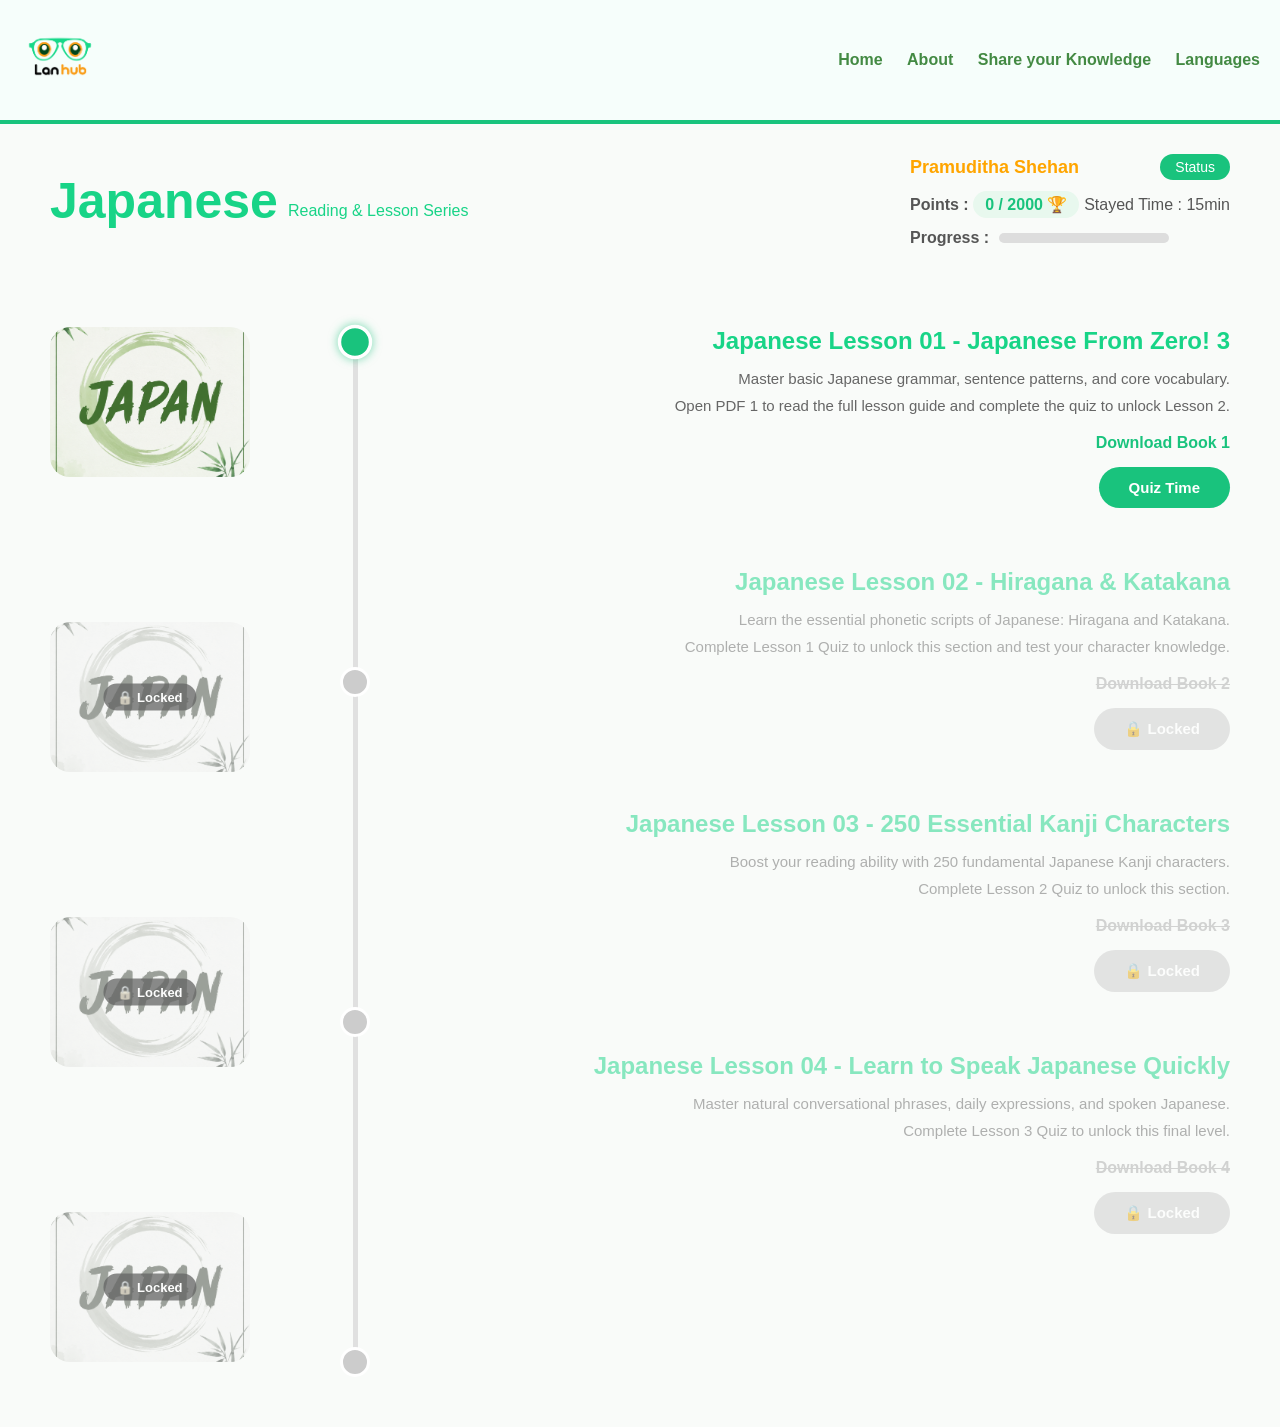
<file: LanHub-Reading Pages/Japanese.html>
<!DOCTYPE html>
<html lang="en">
<head>
<meta charset="UTF-8">
<meta name="viewport" content="width=device-width, initial-scale=1.0">
<title>LanHub - Japanese Course</title>

<link rel="stylesheet" href="./book.css">
</head>

<body>

<div class="page">

<!-- Header -->
<div class="header">
    <div class="logo">
        <img src="./main logo .png" alt="logo">
    </div>

    <nav class="Navbar">
        <a href="#">Home</a>
        <a href="#">About</a>
        <a href="#">Share your Knowledge</a>
        <a href="#">Languages</a>
    </nav>
</div>

<hr class="divider">

<!-- Course Bar -->
<div class="course-bar">
    <div class="course-title">
        <h1>Japanese</h1>
        <span>Reading & Lesson Series</span>
    </div>

    <div class="user-info">
        <div class="user-meta">
            <div class="name-row">
                <div class="name">Pramuditha Shehan</div>
                <div class="status">Status</div>
            </div>

            <div class="name-row">
                <div>
                    <span class="label">Points :</span>
                    <span class="points-pill" id="points-display">0 / 2000 🏆</span>
                </div>
                <div class="stayed">Stayed Time : 15min</div>
            </div>

            <div class="progress-row">
                <span class="label">Progress :</span>
                <div class="progress-track">
                    <div class="progress-fill" id="progress-fill"></div>
                </div>
            </div>
        </div>
    </div>
</div>

<!-- Timeline Section (4 Japanese PDF Lessons) -->
<div class="timeline">

    <!-- Left Side Image Boxes (PDF Open Triggers) -->
    <div class="left-side">
        <div class="image-box" id="box-0" onclick="handlePdfClick(0)" title="Click to open Japanese Lesson 1 PDF">
            <img src="./JAPAN Coverpage.png" alt="Japanese Lesson 1">
        </div>

        <div class="image-box locked" id="box-1" onclick="handlePdfClick(1)" title="Click to open Japanese Lesson 2 PDF">
            <img src="./JAPAN Coverpage.png" alt="Japanese Lesson 2">
        </div>

        <div class="image-box locked" id="box-2" onclick="handlePdfClick(2)" title="Click to open Japanese Lesson 3 PDF">
            <img src="./JAPAN Coverpage.png" alt="Japanese Lesson 3">
        </div>

        <div class="image-box locked" id="box-3" onclick="handlePdfClick(3)" title="Click to open Japanese Lesson 4 PDF">
            <img src="./JAPAN Coverpage.png" alt="Japanese Lesson 4">
        </div>
    </div>

    <!-- Middle Line Dynamic Vertical Progress Line -->
    <div class="middle-line">
        <div class="middle-line-track"></div>
        <div class="middle-line-fill" id="vertical-line-fill"></div>
        <div class="dot active" id="dot-0"></div>
        <div class="dot" id="dot-1"></div>
        <div class="dot" id="dot-2"></div>
        <div class="dot" id="dot-3"></div>
    </div>

    <!-- Right Side Japanese Lessons -->
    <div class="right-side">

        <!-- Lesson 1 -->
        <div class="lesson" id="lesson-card-0">
            <h2>Japanese Lesson 01 - Japanese From Zero! 3</h2>
            <p>
                Master basic Japanese grammar, sentence patterns, and core vocabulary.<br>
                Open PDF 1 to read the full lesson guide and complete the quiz to unlock Lesson 2.
            </p>
            <div class="lesson-actions">
                <a href="./Japanse/(Japanese from zero 3) George Trombley, Yukari Takenaka - Japanese from zero! 3_ Proven methods to learn japanese with integrated workbook. 3 (2015).pdf" download="Japanese_From_Zero_3.pdf" id="download-0">Download Book 1</a>
                <button id="quiz-btn-0" onclick="startQuiz(0)">Quiz Time</button>
            </div>
        </div>

        <!-- Lesson 2 -->
        <div class="lesson locked" id="lesson-card-1">
            <h2>Japanese Lesson 02 - Hiragana & Katakana</h2>
            <p>
                Learn the essential phonetic scripts of Japanese: Hiragana and Katakana.<br>
                Complete Lesson 1 Quiz to unlock this section and test your character knowledge.
            </p>
            <div class="lesson-actions">
                <a href="./Japanse/Japanese Hiragana and Katakana - Glen McCabe.pdf" download="Japanese_Hiragana_and_Katakana.pdf" class="disabled" id="download-1">Download Book 2</a>
                <button id="quiz-btn-1" onclick="startQuiz(1)" disabled>🔒 Locked</button>
            </div>
        </div>

        <!-- Lesson 3 -->
        <div class="lesson locked" id="lesson-card-2">
            <h2>Japanese Lesson 03 - 250 Essential Kanji Characters</h2>
            <p>
                Boost your reading ability with 250 fundamental Japanese Kanji characters.<br>
                Complete Lesson 2 Quiz to unlock this section.
            </p>
            <div class="lesson-actions">
                <a href="./Japanse/250 essential Japanese kanji characters. Volume 1 (Revised edition) ( PDFDrive ).pdf" download="250_Essential_Japanese_Kanji.pdf" class="disabled" id="download-2">Download Book 3</a>
                <button id="quiz-btn-2" onclick="startQuiz(2)" disabled>🔒 Locked</button>
            </div>
        </div>

        <!-- Lesson 4 -->
        <div class="lesson locked" id="lesson-card-3">
            <h2>Japanese Lesson 04 - Learn to Speak Japanese Quickly</h2>
            <p>
                Master natural conversational phrases, daily expressions, and spoken Japanese.<br>
                Complete Lesson 3 Quiz to unlock this final level.
            </p>
            <div class="lesson-actions">
                <a href="./Japanse/Learn to Speak Japanese Quickly - Emiko Konomi (1) (1).pdf" download="Learn_to_Speak_Japanese_Quickly.pdf" class="disabled" id="download-3">Download Book 4</a>
                <button id="quiz-btn-3" onclick="startQuiz(3)" disabled>🔒 Locked</button>
            </div>
        </div>

    </div>

</div>

</div>

<!-- Quiz Modal -->
<div class="modal-overlay" id="quiz-modal">
    <div class="modal-content">
        <span class="close-btn" onclick="closeQuiz()">&times;</span>
        
        <div class="quiz-header">
            <h3 id="quiz-title">Quiz Title</h3>
            <span id="question-tracker" style="font-size: 13px; color: #777;">Question 1 of 10</span>
        </div>

        <div id="quiz-body">
            <div class="question-text" id="question-text">Question goes here?</div>
            <div class="options-list" id="options-list"></div>
            
            <div class="quiz-footer">
                <span style="font-size: 13px; color: #19c37d; font-weight: bold;">+50 Points per correct answer</span>
                <button class="quiz-next-btn" id="next-btn" onclick="nextQuestion()" disabled>Next</button>
            </div>
        </div>
    </div>
</div>

<script>
// Data for 4 Japanese Lessons (10 Questions each = 40 questions total)
// 40 questions * 50 points = 2000 max points.
const subjectsData = [
    {
        title: "Japanese Lesson 01 Quiz - Fundamentals & Grammar",
        pdf: "./Japanse/(Japanese from zero 3) George Trombley, Yukari Takenaka - Japanese from zero! 3_ Proven methods to learn japanese with integrated workbook. 3 (2015).pdf",
        questions: [
            { q: "1. What does 'Konnichiwa' mean in English?", options: ["Good morning", "Good afternoon / Hello", "Good evening", "Goodbye"], correct: 1 },
            { q: "2. Which particle indicates the main topic of a sentence?", options: ["を (wo)", "に (ni)", "は (wa)", "で (de)"], correct: 2 },
            { q: "3. How do you say 'Thank you' politely in Japanese?", options: ["Arigatou gozaimasu", "Sumimasen", "Gomen nasai", "Sayounara"], correct: 0 },
            { q: "4. What does 'Watashi' (私) mean?", options: ["You", "He", "I / Me", "They"], correct: 2 },
            { q: "5. What is the Japanese word for 'Water'?", options: ["Mizu", "Ocha", "Gohan", "Sake"], correct: 0 },
            { q: "6. How do you say 'Good morning' politely?", options: ["Ohayou gozaimasu", "Konbanwa", "Oyasumi nasai", "Sayounara"], correct: 0 },
            { q: "7. What does the word 'Desu' (です) function as?", options: ["Verb 'to go'", "Copula 'to be' (am/is/are)", "Particle 'and'", "Question marker"], correct: 1 },
            { q: "8. What particle is placed at the end of a sentence to make it a question?", options: ["Ka (か)", "Ne (ね)", "Yo (よ)", "Mo (も)"], correct: 0 },
            { q: "9. What does 'Sumimasen' mean?", options: ["Hello", "Excuse me / Sorry", "Goodbye", "Please"], correct: 1 },
            { q: "10. What is 'Cat' in Japanese?", options: ["Inu", "Neko", "Tori", "Sakana"], correct: 1 }
        ]
    },
    {
        title: "Japanese Lesson 02 Quiz - Hiragana & Katakana",
        pdf: "./Japanse/Japanese Hiragana and Katakana - Glen McCabe.pdf",
        questions: [
            { q: "1. What is Katakana primarily used for in Japanese?", options: ["Native words", "Foreign loanwords & names", "Particles only", "Formal titles"], correct: 1 },
            { q: "2. How many basic characters are in the standard Hiragana chart?", options: ["26", "46", "50", "100"], correct: 1 },
            { q: "3. Which Hiragana character represents the sound 'a'?", options: ["あ", "い", "う", "え"], correct: 0 },
            { q: "4. Which Katakana character represents the sound 'ka'?", options: ["カ", "キ", "ク", "ケ"], correct: 0 },
            { q: "5. In Hiragana, how is a double consonant (e.g., 'Gakko') written?", options: ["Small つ (tsu)", "Small や (ya)", "Long line ー", "Tenten (〃)"], correct: 0 },
            { q: "6. What Hiragana character is 'し'?", options: ["Sa", "Shi", "Su", "Se"], correct: 1 },
            { q: "7. What Katakana character is 'サ'?", options: ["Sa", "Shi", "Su", "Se"], correct: 0 },
            { q: "8. What marks add a voiced sound (e.g., changing 'ka' to 'ga')?", options: ["Handakuten (◦)", "Dakuten / Tenten (〃)", "Small tsu", "Cho-onpu (ー)"], correct: 1 },
            { q: "9. Which Katakana character represents the sound 'N'?", options: ["ソ", "ン", "シ", "ツ"], correct: 1 },
            { q: "10. How is the word 'America' written in Japanese?", options: ["Hiragana", "Katakana", "Kanji", "Romaji"], correct: 1 }
        ]
    },
    {
        title: "Japanese Lesson 03 Quiz - Essential Kanji Characters",
        pdf: "./Japanse/250 essential Japanese kanji characters. Volume 1 (Revised edition) ( PDFDrive ).pdf",
        questions: [
            { q: "1. What does the Kanji '日' represent?", options: ["Moon", "Sun / Day", "Tree", "Water"], correct: 1 },
            { q: "2. What is the meaning of the Kanji '月'?", options: ["Sun", "Moon / Month", "Fire", "Gold"], correct: 1 },
            { q: "3. What does the Kanji '木' mean?", options: ["Water", "Tree / Wood", "Soil", "Person"], correct: 1 },
            { q: "4. What is the Kanji for 'Mountain'?", options: ["川", "山", "田", "石"], correct: 1 },
            { q: "5. What does the Kanji '人' represent?", options: ["Dog", "Person / Human", "Tree", "House"], correct: 1 },
            { q: "6. What is the reading for the Kanji '水'?", options: ["Mizu", "Hi", "Ki", "Tsuchi"], correct: 0 },
            { q: "7. What does the Kanji '大' mean?", options: ["Small", "Big / Large", "High", "Red"], correct: 1 },
            { q: "8. What is the Kanji for 'River'?", options: ["山", "川", "海", "空"], correct: 1 },
            { q: "9. What does the Kanji '小' mean?", options: ["Big", "Small", "Middle", "Long"], correct: 1 },
            { q: "10. What does the Kanji word '日本' (Nihon) mean?", options: ["Sun", "Japan", "Book", "Today"], correct: 1 }
        ]
    },
    {
        title: "Japanese Lesson 04 Quiz - Conversational Japanese",
        pdf: "./Japanse/Learn to Speak Japanese Quickly - Emiko Konomi (1) (1).pdf",
        questions: [
            { q: "1. How do you ask 'Where is the bathroom?' in Japanese?", options: ["Toire wa doko desu ka?", "Toire wa ikura desu ka?", "Toire wa nani desu ka?", "Toire wa dare desu ka?"], correct: 0 },
            { q: "2. What does 'Ikura desu ka?' mean?", options: ["What time is it?", "How much is it?", "Where are you going?", "What is your name?"], correct: 1 },
            { q: "3. How do you say 'Delicious' in Japanese?", options: ["Oishii desu", "Tanoshii desu", "Muzukashii desu", "Kawaii desu"], correct: 0 },
            { q: "4. What expression do Japanese people say before eating?", options: ["Gochisousama deshita", "Itadakimasu", "Kanpai", "Okaeri"], correct: 1 },
            { q: "5. What expression is used after finishing a meal?", options: ["Itadakimasu", "Gochisousama deshita", "Tadaima", "Irasshaimase"], correct: 1 },
            { q: "6. How do you say 'Pleased to meet you' when introducing yourself?", options: ["Hajimemashite", "Sayounara", "Gambatte", "Daijoubu"], correct: 0 },
            { q: "7. What does 'Daijoubu desu' mean?", options: ["I don't know", "It's okay / I'm fine", "I am sorry", "See you tomorrow"], correct: 1 },
            { q: "8. What do you say when returning home?", options: ["Tadaima", "Okaeri", "Irasshaimase", "Kanpai"], correct: 0 },
            { q: "9. How do you say 'Cheers!' when making a toast?", options: ["Kanpai", "Banzai", "Sugoi", "Yatta"], correct: 0 },
            { q: "10. How do you say 'See you tomorrow'?", options: ["Mata ashita", "Mata ne", "Sayounara", "Konbanwa"], correct: 0 }
        ]
    }
];

// User Scores & Completed Quiz Status (Saved in LocalStorage)
let userScores = JSON.parse(localStorage.getItem('lanhub_japanese_scores')) || [
    new Array(10).fill(false),
    new Array(10).fill(false),
    new Array(10).fill(false),
    new Array(10).fill(false)
];

// Completed Quizzes array [lesson1, lesson2, lesson3, lesson4]
let completedQuizzes = JSON.parse(localStorage.getItem('lanhub_japanese_completed')) || [false, false, false, false];

let currentSubjectIndex = 0;
let currentQuestionIndex = 0;
let selectedOptionIndex = null;

// Initialize on page load
window.onload = function() {
    updateLockState();
    updateUI();
};

// Function to check lock state and update UI components
function updateLockState() {
    for (let i = 0; i < 4; i++) {
        const isUnlocked = (i === 0) || completedQuizzes[i - 1];
        
        const box = document.getElementById(`box-${i}`);
        const lessonCard = document.getElementById(`lesson-card-${i}`);
        const quizBtn = document.getElementById(`quiz-btn-${i}`);
        const downloadLink = document.getElementById(`download-${i}`);
        const dot = document.getElementById(`dot-${i}`);

        if (isUnlocked) {
            box.classList.remove('locked');
            lessonCard.classList.remove('locked');
            quizBtn.disabled = false;
            quizBtn.innerText = completedQuizzes[i] ? "Retake Quiz" : "Quiz Time";
            downloadLink.classList.remove('disabled');
            dot.classList.add('active');
            if (completedQuizzes[i]) dot.classList.add('completed');
        } else {
            box.classList.add('locked');
            lessonCard.classList.add('locked');
            quizBtn.disabled = true;
            quizBtn.innerText = "🔒 Locked";
            downloadLink.classList.add('disabled');
            dot.classList.remove('active', 'completed');
        }
    }

    // Dynamic Vertical Green Line Height Progress
    let completedCount = completedQuizzes.filter(Boolean).length;
    let fillHeightPercent = 0;
    if (completedCount === 1) fillHeightPercent = 33;
    else if (completedCount === 2) fillHeightPercent = 66;
    else if (completedCount >= 3) fillHeightPercent = 100;

    document.getElementById('vertical-line-fill').style.height = `${fillHeightPercent}%`;
}

// Function when PDF Image Box is clicked
function handlePdfClick(subjectIndex) {
    const isUnlocked = (subjectIndex === 0) || completedQuizzes[subjectIndex - 1];

    if (!isUnlocked) {
        alert(`🔒 Lesson ${subjectIndex + 1} is locked! Please complete Lesson ${subjectIndex} Quiz first.`);
        return;
    }

    const pdfPath = subjectsData[subjectIndex].pdf;
    window.open(pdfPath, '_blank');
}

// Function to start quiz
function startQuiz(subjectIndex) {
    const isUnlocked = (subjectIndex === 0) || completedQuizzes[subjectIndex - 1];
    if (!isUnlocked) {
        alert(`🔒 Please complete Lesson ${subjectIndex} quiz first!`);
        return;
    }

    currentSubjectIndex = subjectIndex;
    currentQuestionIndex = 0;
    
    document.getElementById('quiz-title').innerText = subjectsData[subjectIndex].title;
    document.getElementById('quiz-modal').style.display = 'flex';
    
    loadQuestion();
}

// Load Question in Modal
function loadQuestion() {
    selectedOptionIndex = null;
    const nextBtn = document.getElementById('next-btn');
    nextBtn.disabled = true;
    nextBtn.innerText = (currentQuestionIndex === 9) ? "Finish Quiz" : "Next";

    const subject = subjectsData[currentSubjectIndex];
    const qData = subject.questions[currentQuestionIndex];

    document.getElementById('question-tracker').innerText = `Question ${currentQuestionIndex + 1} of 10`;
    document.getElementById('question-text').innerText = qData.q;

    const optionsContainer = document.getElementById('options-list');
    optionsContainer.innerHTML = '';

    qData.options.forEach((optText, idx) => {
        const btn = document.createElement('button');
        btn.className = 'option-btn';
        btn.innerText = `${String.fromCharCode(65 + idx)}. ${optText}`;
        btn.onclick = () => selectOption(idx);
        optionsContainer.appendChild(btn);
    });
}

// Option Selection
function selectOption(index) {
    selectedOptionIndex = index;
    const buttons = document.querySelectorAll('.option-btn');
    buttons.forEach((btn, idx) => {
        if (idx === index) {
            btn.classList.add('selected');
        } else {
            btn.classList.remove('selected');
        }
    });
    document.getElementById('next-btn').disabled = false;
}

// Next Question & Update Progress
function nextQuestion() {
    if (selectedOptionIndex === null) return;

    const currentQData = subjectsData[currentSubjectIndex].questions[currentQuestionIndex];
    
    // Check answer correctness
    userScores[currentSubjectIndex][currentQuestionIndex] = (selectedOptionIndex === currentQData.correct);

    // Save scores to LocalStorage
    localStorage.setItem('lanhub_japanese_scores', JSON.stringify(userScores));

    currentQuestionIndex++;

    if (currentQuestionIndex < 10) {
        loadQuestion();
    } else {
        // Quiz completed for this lesson
        completedQuizzes[currentSubjectIndex] = true;
        localStorage.setItem('lanhub_japanese_completed', JSON.stringify(completedQuizzes));
        
        updateLockState();
        updateUI();

        alert(`🎉 Congratulations! You have completed ${subjectsData[currentSubjectIndex].title}. Next lesson is unlocked!`);
        closeQuiz();
    }
}

// Update Points and Horizontal Progress Bar
function updateUI() {
    let correctCount = 0;
    userScores.forEach(subj => {
        subj.forEach(qCorrect => {
            if (qCorrect) correctCount++;
        });
    });

    const totalPoints = correctCount * 50; // 40 questions * 50 = 2000 max points
    const progressPercent = Math.round((correctCount / 40) * 100);

    document.getElementById('points-display').innerText = `${totalPoints} / 2000 🏆`;
    document.getElementById('progress-fill').style.width = `${progressPercent}%`;
}

// Close Quiz Modal
function closeQuiz() {
    document.getElementById('quiz-modal').style.display = 'none';
}
</script>

</body>
</html>
</file>
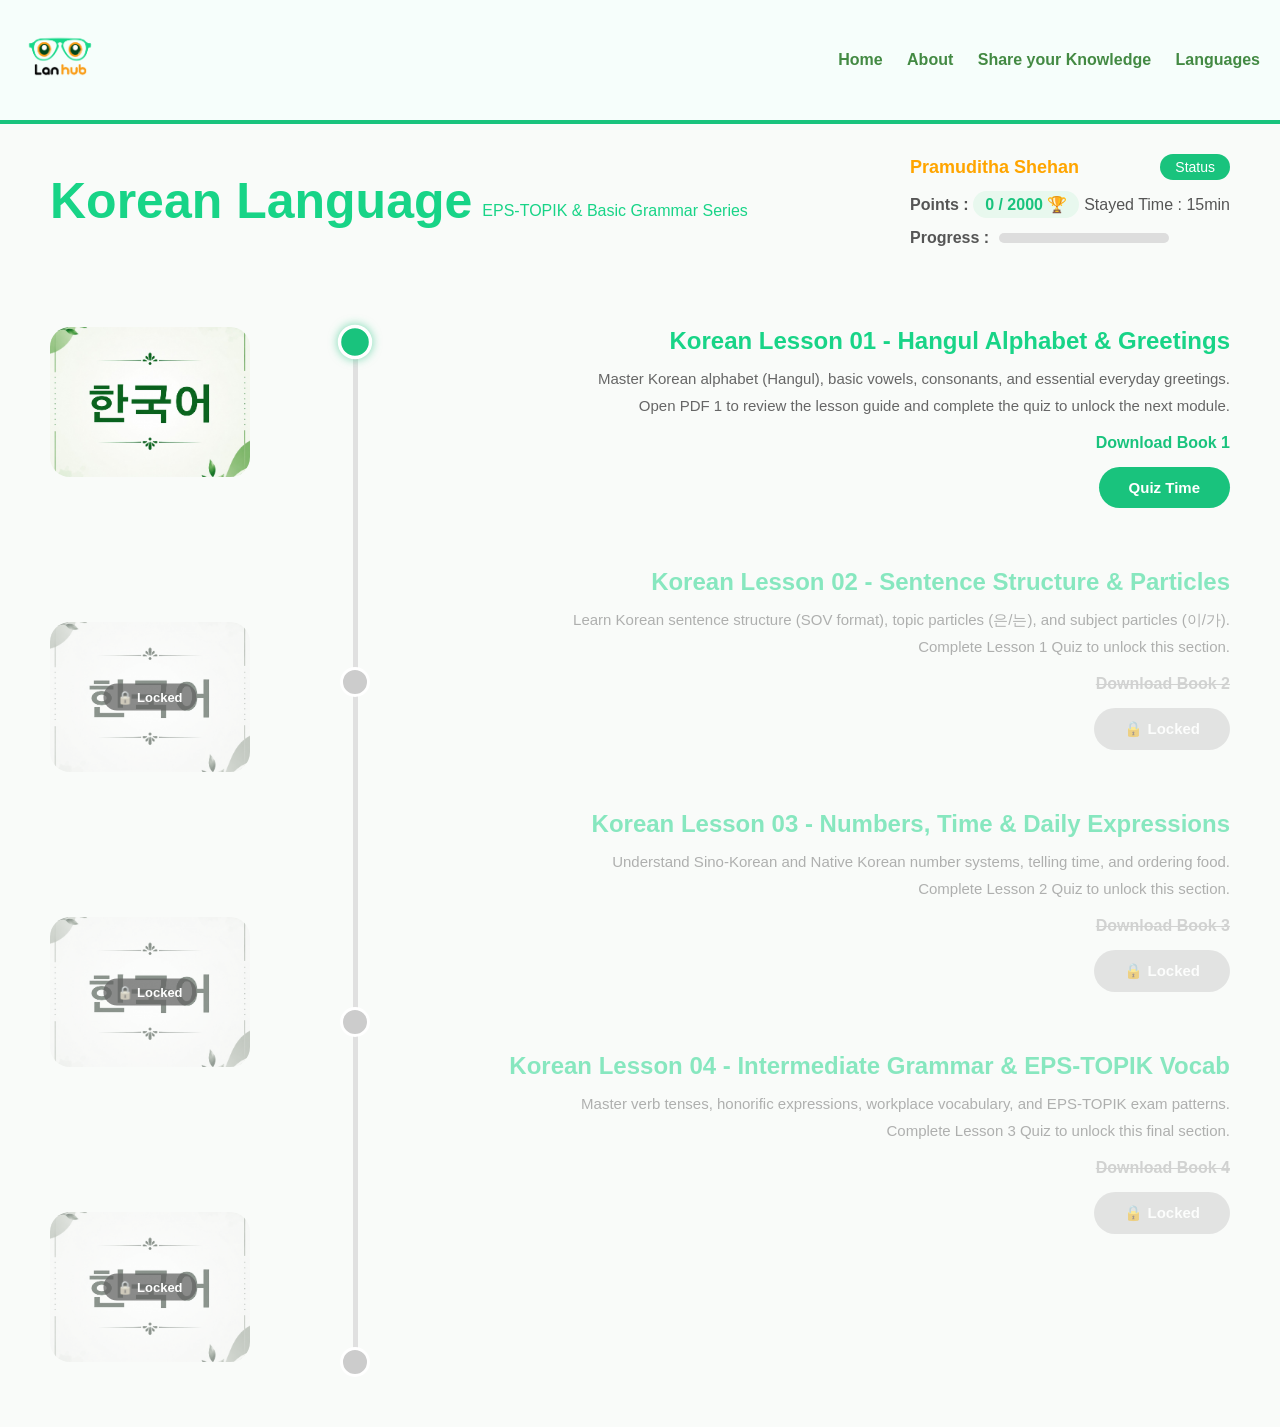
<file: LanHub-Reading Pages/Korean.html>
<!DOCTYPE html>
<html lang="en">
<head>
<meta charset="UTF-8">
<meta name="viewport" content="width=device-width, initial-scale=1.0">
<title>LanHub - Korean Language Course</title>

<link rel="stylesheet" href="./book.css">
</head>

<body>

<div class="page">

<!-- Header -->
<div class="header">
    <div class="logo">
        <img src="./main logo .png" alt="logo">
    </div>

    <nav class="Navbar">
        <a href="#">Home</a>
        <a href="#">About</a>
        <a href="#">Share your Knowledge</a>
        <a href="#">Languages</a>
    </nav>
</div>

<hr class="divider">

<!-- Course Bar -->
<div class="course-bar">
    <div class="course-title">
        <h1>Korean Language</h1>
        <span>EPS-TOPIK & Basic Grammar Series</span>
    </div>

    <div class="user-info">
        <div class="user-meta">
            <div class="name-row">
                <div class="name">Pramuditha Shehan</div>
                <div class="status">Status</div>
            </div>

            <div class="name-row">
                <div>
                    <span class="label">Points :</span>
                    <span class="points-pill" id="points-display">0 / 2000 🏆</span>
                </div>
                <div class="stayed">Stayed Time : 15min</div>
            </div>

            <div class="progress-row">
                <span class="label">Progress :</span>
                <div class="progress-track">
                    <div class="progress-fill" id="progress-fill"></div>
                </div>
            </div>
        </div>
    </div>
</div>

<!-- Timeline Section (4 Korean PDF Lessons) -->
<div class="timeline">

    <!-- Left Side Image Boxes (PDF Open Triggers) -->
    <div class="left-side">
        <div class="image-box" id="box-0" onclick="handlePdfClick(0)" title="Click to open Korean Lesson 1 PDF">
            <img src="./koren-coverpage.jpeg" alt="Korean Lesson 1">
        </div>

        <div class="image-box locked" id="box-1" onclick="handlePdfClick(1)" title="Click to open Korean Lesson 2 PDF">
            <img src="./koren-coverpage.jpeg" alt="Korean Lesson 2">
        </div>

        <div class="image-box locked" id="box-2" onclick="handlePdfClick(2)" title="Click to open Korean Lesson 3 PDF">
            <img src="./koren-coverpage.jpeg" alt="Korean Lesson 3">
        </div>

        <div class="image-box locked" id="box-3" onclick="handlePdfClick(3)" title="Click to open Korean Lesson 4 PDF">
            <img src="./koren-coverpage.jpeg" alt="Korean Lesson 4">
        </div>
    </div>

    <!-- Middle Line Dynamic Vertical Progress Line -->
    <div class="middle-line">
        <div class="middle-line-track"></div>
        <div class="middle-line-fill" id="vertical-line-fill"></div>
        <div class="dot active" id="dot-0"></div>
        <div class="dot" id="dot-1"></div>
        <div class="dot" id="dot-2"></div>
        <div class="dot" id="dot-3"></div>
    </div>

    <!-- Right Side Korean Lessons -->
    <div class="right-side">

        <!-- Lesson 1 -->
        <div class="lesson" id="lesson-card-0">
            <h2>Korean Lesson 01 - Hangul Alphabet & Greetings</h2>
            <p>
                Master Korean alphabet (Hangul), basic vowels, consonants, and essential everyday greetings.<br>
                Open PDF 1 to review the lesson guide and complete the quiz to unlock the next module.
            </p>
            <div class="lesson-actions">
                <a href="./Korean/lession-01.pdf" download="lession_01.pdf" id="download-0">Download Book 1</a>
                <button id="quiz-btn-0" onclick="startQuiz(0)">Quiz Time</button>
            </div>
        </div>

        <!-- Lesson 2 -->
        <div class="lesson locked" id="lesson-card-1">
            <h2>Korean Lesson 02 - Sentence Structure & Particles</h2>
            <p>
                Learn Korean sentence structure (SOV format), topic particles (은/는), and subject particles (이/가).<br>
                Complete Lesson 1 Quiz to unlock this section.
            </p>
            <div class="lesson-actions">
                <a href="./Korean/lession-02.pdf" download="lession_02.pdf" class="disabled" id="download-1">Download Book 2</a>
                <button id="quiz-btn-1" onclick="startQuiz(1)" disabled>🔒 Locked</button>
            </div>
        </div>

        <!-- Lesson 3 -->
        <div class="lesson locked" id="lesson-card-2">
            <h2>Korean Lesson 03 - Numbers, Time & Daily Expressions</h2>
            <p>
                Understand Sino-Korean and Native Korean number systems, telling time, and ordering food.<br>
                Complete Lesson 2 Quiz to unlock this section.
            </p>
            <div class="lesson-actions">
                <a href="./Korean/lession-03.pdf" download="lession_03.pdf" class="disabled" id="download-2">Download Book 3</a>
                <button id="quiz-btn-2" onclick="startQuiz(2)" disabled>🔒 Locked</button>
            </div>
        </div>

        <!-- Lesson 4 -->
        <div class="lesson locked" id="lesson-card-3">
            <h2>Korean Lesson 04 - Intermediate Grammar & EPS-TOPIK Vocab</h2>
            <p>
                Master verb tenses, honorific expressions, workplace vocabulary, and EPS-TOPIK exam patterns.<br>
                Complete Lesson 3 Quiz to unlock this final section.
            </p>
            <div class="lesson-actions">
                <a href="./Korean/lession-04.pdf" download="lession_04.pdf" class="disabled" id="download-3">Download Book 4</a>
                <button id="quiz-btn-3" onclick="startQuiz(3)" disabled>🔒 Locked</button>
            </div>
        </div>

    </div>

</div>

</div>

<!-- Quiz Modal -->
<div class="modal-overlay" id="quiz-modal">
    <div class="modal-content">
        <span class="close-btn" onclick="closeQuiz()">&times;</span>
        
        <div class="quiz-header">
            <h3 id="quiz-title">Quiz Title</h3>
            <span id="question-tracker" style="font-size: 13px; color: #777;">Question 1 of 10</span>
        </div>

        <div id="quiz-body">
            <div class="question-text" id="question-text">Question goes here?</div>
            <div class="options-list" id="options-list"></div>
            
            <div class="quiz-footer">
                <span style="font-size: 13px; color: #19c37d; font-weight: bold;">+50 Points per correct answer</span>
                <button class="quiz-next-btn" id="next-btn" onclick="nextQuestion()" disabled>Next</button>
            </div>
        </div>
    </div>
</div>

<script>
// Data for 4 Korean Lessons (10 Questions each = 40 questions total)
// 40 questions * 50 points = 2000 max points.
const subjectsData = [
    {
        title: "Korean Lesson 01 Quiz - Hangul & Greetings",
        pdf: "./Korean/lession-01.pdf",
        questions: [
            { q: "1. What is the official name of the Korean writing system?", options: ["Kanji", "Hangul", "Hiragana", "Hanja"], correct: 1 },
            { q: "2. How do you say 'Hello' in polite Korean?", options: ["감사합니다 (Gamsahamnida)", "안녕하세요 (Annyeonghaseyo)", "죄송합니다 (Joesonghamnida)", "잘 자요 (Jal jayo)"], correct: 1 },
            { q: "3. Which Hangul consonant represents the 'N' sound?", options: ["ㄱ", "ㄴ", "ㄷ", "ㅁ"], correct: 1 },
            { q: "4. What does '감사합니다' (Gamsahamnida) mean?", options: ["Sorry", "Goodbye", "Thank you", "Yes"], correct: 2 },
            { q: "5. Which basic vowel creates the 'Ah' sound in Hangul?", options: ["ㅓ", "ㅏ", "ㅜ", "ㅣ"], correct: 1 },
            { q: "6. How do you say 'Goodbye' when leaving while the listener stays?", options: ["안녕히 계세요 (Annyeonghi gyeseyo)", "안녕히 가세요 (Annyeonghi gaseyo)", "또 봐요 (Tto bwayo)", "반갑습니다 (Bangapsumnida)"], correct: 0 },
            { q: "7. Which word means 'Yes' in polite Korean?", options: ["아니요 (Aniyo)", "네 (Ne)", "아마도 (Amado)", "괜찮아요 (Gwaenchanayo)"], correct: 1 },
            { q: "8. What is the polite Korean word for 'No'?", options: ["네 (Ne)", "아니요 (Aniyo)", "없어요 (Eopseoyo)", "좋아요 (Joayo)"], correct: 1 },
            { q: "9. Which consonant character represents the 'M' sound in Hangul?", options: ["ㅂ", "ㅅ", "ㅁ", "ㅇ"], correct: 2 },
            { q: "10. What does '죄송합니다' (Joesonghamnida) mean?", options: ["Excuse me", "I am sorry", "You're welcome", "Nice to meet you"], correct: 1 }
        ]
    },
    {
        title: "Korean Lesson 02 Quiz - Grammar & Sentence Structure",
        pdf: "./Korean/lession-02.pdf",
        questions: [
            { q: "1. What is the standard basic word order in Korean sentences?", options: ["Subject - Verb - Object (SVO)", "Subject - Object - Verb (SOV)", "Verb - Subject - Object (VSO)", "Object - Verb - Subject (OVS)"], correct: 1 },
            { q: "2. Which particles are used as Topic Markers in Korean?", options: ["이 / 가", "은 / 는", "을 / 를", "에 / 에서"], correct: 1 },
            { q: "3. Which particles are used as Subject Markers?", options: ["이 / 가", "은 / 는", "을 / 를", "하고 / 와"], correct: 0 },
            { q: "4. What does the Korean word '물' (Mul) mean?", options: ["Food", "Water", "Tea", "Milk"], correct: 1 },
            { q: "5. How do you say 'Friend' in Korean?", options: ["학생 (Haksaeng)", "친구 (Chingu)", "선생님 (Seonsaengnim)", "의사 (Uisa)"], correct: 1 },
            { q: "6. Which Korean verb means 'To eat' in dictionary form?", options: ["가다 (Gada)", "마시다 (Masida)", "먹다 (Meokda)", "보다 (Boda)"], correct: 2 },
            { q: "7. Which particles are used to mark the Direct Object in a sentence?", options: ["을 / 를", "은 / 는", "이 / 가", "에 / 에서"], correct: 0 },
            { q: "8. What does '학교' (Hakgyo) mean in English?", options: ["Hospital", "School", "Library", "Bank"], correct: 1 },
            { q: "9. How do you say 'Teacher' in Korean?", options: ["선생님 (Seonsaengnim)", "학생 (Haksaeng)", "사장님 (Sajangnim)", "기사 (Gisa)"], correct: 0 },
            { q: "10. What ending do all Korean verbs and adjectives share in their dictionary form?", options: ["요", "다", "입니다", "습니다"], correct: 1 }
        ]
    },
    {
        title: "Korean Lesson 03 Quiz - Numbers, Time & Expressions",
        pdf: "./Korean/lession-03.pdf",
        questions: [
            { q: "1. What is the Sino-Korean number for '1'?", options: ["하나 (Hana)", "일 (Il)", "둘 (Dul)", "이 (I)"], correct: 1 },
            { q: "2. What is the Native Korean number for '1'?", options: ["일 (Il)", "하나 (Hana)", "삼 (Sam)", "셋 (Set)"], correct: 1 },
            { q: "3. Which number system is used for counting hours when telling time?", options: ["Sino-Korean", "Native Korean", "English numbers", "Roman numbers"], correct: 1 },
            { q: "4. How do you conjugate '가다' (to go) into present informal polite tense?", options: ["가요 (Gayo)", "갔어요 (Gasseoyo)", "갈 거예요 (Gal geoyeyo)", "갑니다 (Gamnida)"], correct: 0 },
            { q: "5. What is the past tense ending pattern for standard polite verbs?", options: ["-아요 / -어요", "-았어요 / -었어요", "-ㄹ 거예요", "-고 있어요"], correct: 1 },
            { q: "6. How do you say 'How much is this?' in Korean?", options: ["이거 얼마예요? (Igeo eolmayeyo?)", "어디예요? (Eodiyeyo?)", "누구예요? (Nuguyeyo?)", "뭐예요? (Mwoyeyo?)"], correct: 0 },
            { q: "7. What does '오늘' (Oneul) mean?", options: ["Yesterday", "Today", "Tomorrow", "Next week"], correct: 1 },
            { q: "8. What does '내일' (Naeil) mean?", options: ["Today", "Yesterday", "Tomorrow", "Now"], correct: 2 },
            { q: "9. Which particle indicates location/direction meaning 'to' or 'at'?", options: ["에 (E)", "를 (Reul)", "는 (Neun)", "가 (Ga)"], correct: 0 },
            { q: "10. How do you ask 'Where is the restroom?' in Korean?", options: ["화장실이 어디예요?", "식당이 어디예요?", "집이 어디예요?", "공항이 어디예요?"], correct: 0 }
        ]
    },
    {
        title: "Korean Lesson 04 Quiz - Intermediate & EPS-TOPIK Vocab",
        pdf: "./Korean/lession-04.pdf",
        questions: [
            { q: "1. What does the honorific verb infix '-시-' indicate?", options: ["Past tense", "Future tense", "Respect towards the subject", "Negation"], correct: 2 },
            { q: "2. What does '병원' (Byeongwon) mean in English?", options: ["Pharmacy", "Hospital", "Police Station", "Factory"], correct: 1 },
            { q: "3. Which word refers to a 'Factory' or 'Workplace' in Korean?", options: ["공장 (Gongjang)", "회사 (Hoesa)", "학교 (Hakgyo)", "마트 (Mateu)"], correct: 0 },
            { q: "4. What does the grammar pattern '-고 싶어요' express?", options: ["I must do...", "I want to do...", "I can do...", "I am doing..."], correct: 1 },
            { q: "5. Which Korean word means 'Dangerous' / 'Danger'?", options: ["안전 (Anjeon)", "위험 (Wiheom)", "조심 (Josim)", "깨끗 (Kkaekkeut)"], correct: 1 },
            { q: "6. What is the antonym (opposite) of '크다' (Big)?", options: ["작다 (Jakda)", "길다 (Gilda)", "높다 (Nopda)", "많다 (Manda)"], correct: 0 },
            { q: "7. What does '안전모' (Anjeonmo) mean in safety vocabulary?", options: ["Safety shoes", "Safety helmet / hardhat", "Safety glasses", "Gloves"], correct: 1 },
            { q: "8. What does the grammar structure '-ㄹ 수 있어요' mean?", options: ["Cannot do", "Can do / Ability", "Must do", "Should not do"], correct: 1 },
            { q: "9. How do you get someone's attention (e.g. restaurant waiter) in Korea?", options: ["저기요! (Jeogiyo!)", "미안해요! (Mianhaeyo!)", "안녕! (Annyeong!)", "여보세요! (Yeoboseyo!)"], correct: 0 },
            { q: "10. What does '약국' (Yakguk) mean?", options: ["Hospital", "Pharmacy", "Supermarket", "Bank"], correct: 1 }
        ]
    }
];

// User Scores & Completed Quiz Status (Saved in LocalStorage under Korean keys)
let userScores = JSON.parse(localStorage.getItem('lanhub_korean_scores')) || [
    new Array(10).fill(false),
    new Array(10).fill(false),
    new Array(10).fill(false),
    new Array(10).fill(false)
];

// Completed Quizzes array [lesson1, lesson2, lesson3, lesson4]
let completedQuizzes = JSON.parse(localStorage.getItem('lanhub_korean_completed')) || [false, false, false, false];

let currentSubjectIndex = 0;
let currentQuestionIndex = 0;
let selectedOptionIndex = null;

// Initialize on page load
window.onload = function() {
    updateLockState();
    updateUI();
};

// Function to check lock state and update UI components
function updateLockState() {
    for (let i = 0; i < 4; i++) {
        const isUnlocked = (i === 0) || completedQuizzes[i - 1];
        
        const box = document.getElementById(`box-${i}`);
        const lessonCard = document.getElementById(`lesson-card-${i}`);
        const quizBtn = document.getElementById(`quiz-btn-${i}`);
        const downloadLink = document.getElementById(`download-${i}`);
        const dot = document.getElementById(`dot-${i}`);

        if (isUnlocked) {
            box.classList.remove('locked');
            lessonCard.classList.remove('locked');
            quizBtn.disabled = false;
            quizBtn.innerText = completedQuizzes[i] ? "Retake Quiz" : "Quiz Time";
            downloadLink.classList.remove('disabled');
            dot.classList.add('active');
            if (completedQuizzes[i]) dot.classList.add('completed');
        } else {
            box.classList.add('locked');
            lessonCard.classList.add('locked');
            quizBtn.disabled = true;
            quizBtn.innerText = "🔒 Locked";
            downloadLink.classList.add('disabled');
            dot.classList.remove('active', 'completed');
        }
    }

    // Dynamic Vertical Green Line Height Progress
    let completedCount = completedQuizzes.filter(Boolean).length;
    let fillHeightPercent = 0;
    if (completedCount === 1) fillHeightPercent = 33;
    else if (completedCount === 2) fillHeightPercent = 66;
    else if (completedCount >= 3) fillHeightPercent = 100;

    document.getElementById('vertical-line-fill').style.height = `${fillHeightPercent}%`;
}

// Function when PDF Image Box is clicked
function handlePdfClick(subjectIndex) {
    const isUnlocked = (subjectIndex === 0) || completedQuizzes[subjectIndex - 1];

    if (!isUnlocked) {
        alert(`🔒 Lesson ${subjectIndex + 1} is locked! Please complete the Lesson ${subjectIndex} Quiz first.`);
        return;
    }

    const pdfPath = subjectsData[subjectIndex].pdf;
    window.open(pdfPath, '_blank');
}

// Function to start quiz
function startQuiz(subjectIndex) {
    const isUnlocked = (subjectIndex === 0) || completedQuizzes[subjectIndex - 1];
    if (!isUnlocked) {
        alert(`🔒 Please complete Lesson ${subjectIndex} quiz first!`);
        return;
    }

    currentSubjectIndex = subjectIndex;
    currentQuestionIndex = 0;
    
    document.getElementById('quiz-title').innerText = subjectsData[subjectIndex].title;
    document.getElementById('quiz-modal').style.display = 'flex';
    
    loadQuestion();
}

// Load Question in Modal
function loadQuestion() {
    selectedOptionIndex = null;
    const nextBtn = document.getElementById('next-btn');
    nextBtn.disabled = true;
    nextBtn.innerText = (currentQuestionIndex === 9) ? "Finish Quiz" : "Next";

    const subject = subjectsData[currentSubjectIndex];
    const qData = subject.questions[currentQuestionIndex];

    document.getElementById('question-tracker').innerText = `Question ${currentQuestionIndex + 1} of 10`;
    document.getElementById('question-text').innerText = qData.q;

    const optionsContainer = document.getElementById('options-list');
    optionsContainer.innerHTML = '';

    qData.options.forEach((optText, idx) => {
        const btn = document.createElement('button');
        btn.className = 'option-btn';
        btn.innerText = `${String.fromCharCode(65 + idx)}. ${optText}`;
        btn.onclick = () => selectOption(idx);
        optionsContainer.appendChild(btn);
    });
}

// Option Selection
function selectOption(index) {
    selectedOptionIndex = index;
    const buttons = document.querySelectorAll('.option-btn');
    buttons.forEach((btn, idx) => {
        if (idx === index) {
            btn.classList.add('selected');
        } else {
            btn.classList.remove('selected');
        }
    });
    document.getElementById('next-btn').disabled = false;
}

// Next Question & Update Progress
function nextQuestion() {
    if (selectedOptionIndex === null) return;

    const currentQData = subjectsData[currentSubjectIndex].questions[currentQuestionIndex];
    
    // Check answer correctness
    userScores[currentSubjectIndex][currentQuestionIndex] = (selectedOptionIndex === currentQData.correct);

    // Save scores to LocalStorage
    localStorage.setItem('lanhub_korean_scores', JSON.stringify(userScores));

    currentQuestionIndex++;

    if (currentQuestionIndex < 10) {
        loadQuestion();
    } else {
        // Quiz completed for this lesson
        completedQuizzes[currentSubjectIndex] = true;
        localStorage.setItem('lanhub_korean_completed', JSON.stringify(completedQuizzes));
        
        updateLockState();
        updateUI();

        alert(`🎉 Congratulations! You have completed ${subjectsData[currentSubjectIndex].title}. Next lesson is unlocked!`);
        closeQuiz();
    }
}

// Update Points and Horizontal Progress Bar
function updateUI() {
    let correctCount = 0;
    userScores.forEach(subj => {
        subj.forEach(qCorrect => {
            if (qCorrect) correctCount++;
        });
    });

    const totalPoints = correctCount * 50; // 40 questions * 50 = 2000 max points
    const progressPercent = Math.round((correctCount / 40) * 100);

    document.getElementById('points-display').innerText = `${totalPoints} / 2000 🏆`;
    document.getElementById('progress-fill').style.width = `${progressPercent}%`;
}

// Close Quiz Modal
function closeQuiz() {
    document.getElementById('quiz-modal').style.display = 'none';
}
</script>

</body>
</html>
</file>
<file: LanHub-Reading Pages/book.css>
body {
    font-family: Arial, sans-serif;
    margin: 0;
    padding: 0;
    background-color: #f9fbf9;
}

/* Header */
.header {
    background-color: #f6fefb;
    display: flex;
    align-items: center;
    padding: -5px 30px;
    justify-content: space-between;
}

.logo img {
    width: 120px;
    display: block;
}

.Navbar a {
    color: rgb(67, 138, 67);
    text-decoration: none;
    margin-right: 20px;
    font-weight: bold;
}

.divider {
    padding: 2px;
    background-color: #19c37d;
    border: none;
    margin: 0;
}

/* Course Bar */
.course-bar {
    display: flex;
    justify-content: space-between;
    align-items: center;
    padding: 30px 50px;
}

.course-title {
    display: flex;
    align-items: flex-end;
    gap: 10px;
}

.course-title h1 {
    font-size: 50px;
    color: #18d487;
    margin: 0;
}

.course-title span {
    font-size: 16px;
    color: #18d487;
    margin-bottom: 10px;
}

/* User Information */
.user-info {
    display: flex;
    align-items: center;
    gap: 20px;
}

.user-meta {
    width: 320px;
}

.name-row {
    display: flex;
    justify-content: space-between;
    align-items: center;
    margin-bottom: 15px;
    
}

.name {
    font-size: 18px;
    font-weight: bold;
    color: orange;
}

.status {
    background: #19c37d;
    color: white;
    padding: 5px 15px;
    border-radius: 20px;
    font-size: 14px;
}

.label {
    color: #555;
    font-weight: bold;
}

.points-pill {
    background: #e8f8ee;
    padding: 5px 12px;
    border-radius: 20px;
    color: #19c37d;
    font-weight: bold;
}

.stayed {
    color: #555;
}

.progress-row {
    display: flex;
    align-items: center;
    gap: 10px;
}

.progress-track {
    width: 170px;
    height: 10px;
    background: #ddd;
    border-radius: 10px;
    overflow: hidden;
}

.progress-fill {
    width: 0%;
    height: 100%;
    background: #19c37d;
    border-radius: 10px;
    transition: width 0.4s ease;
}

/* Timeline Layout */
.timeline {
    display: grid;
    grid-template-columns: 220px 100px 1fr;
    gap: 35px;
    margin: 50px;
}

.left-side {
    display: flex;
    flex-direction: column;
    gap: 145px;
}

/* Image Box Locked / Unlocked Styles */
.image-box {
    width: 200px;
    height: 150px;
    border-radius: 20px;
    overflow: hidden;
    background: #ddd;
    cursor: pointer;
    position: relative;
    transition: transform 0.2s, box-shadow 0.2s, filter 0.3s;
}

.image-box:hover:not(.locked) {
    transform: scale(1.03);
    box-shadow: 0 4px 15px rgba(0,0,0,0.15);
}

.image-box img {
    width: 100%;
    height: 100%;
    object-fit: cover;
}

.image-box.locked {
    filter: grayscale(85%) opacity(0.6);
    cursor: not-allowed;
}

.image-box.locked::after {
    content: "🔒 Locked";
    position: absolute;
    top: 50%;
    left: 50%;
    transform: translate(-50%, -50%);
    background: rgba(0, 0, 0, 0.75);
    color: white;
    padding: 6px 14px;
    border-radius: 20px;
    font-size: 13px;
    font-weight: bold;
}

/* Timeline Middle Line & Dynamic Fill */
.middle-line {
    position: relative;
    display: flex;
    flex-direction: column;
    justify-content: space-between;
    align-items: center;
    height: 1050px;
}

.middle-line-track {
    position: absolute;
    top: 10px;
    bottom: 10px;
    width: 5px;
    background: #e0e0e0;
    z-index: 0;
    border-radius: 3px;
}

.middle-line-fill {
    position: absolute;
    top: 10px;
    width: 5px;
    height: 0%;
    background: #19c37d;
    z-index: 0;
    border-radius: 3px;
    transition: height 0.6s ease;
}

.dot {
    width: 24px;
    height: 24px;
    background: #ccc;
    border: 3px solid #fff;
    border-radius: 50%;
    z-index: 1;
    transition: background 0.4s, transform 0.3s;
}

.dot.active {
    background: #19c37d;
    transform: scale(1.15);
    box-shadow: 0 0 8px rgba(25, 195, 125, 0.6);
}

.dot.completed {
    background: #118253;
}

/* Right Side Lessons */
.right-side {
    display: flex;
    flex-direction: column;
    gap: 60px;
}

.lesson {
    transition: opacity 0.3s;
}

.lesson.locked {
    opacity: 0.5;
}

.lesson h2 {
    color: #18d487;
    margin: 0 0 10px 0;
    text-align: right;
}

.lesson p {
    color: #666;
    line-height: 1.8;
    font-size: 15px;
    text-align: right;
    margin-top: 0;
}

.lesson-actions {
    display: flex;
    flex-direction: column;
    align-items: flex-end;
    gap: 15px;
}

.lesson a {
    color: #19c37d;
    text-decoration: none;
    font-weight: bold;
    transition: color 0.2s;
}

.lesson a.disabled {
    color: #aaa;
    pointer-events: none;
    cursor: not-allowed;
    text-decoration: line-through;
}

.lesson a:hover:not(.disabled) {
    color: #118253;
    text-decoration: underline;
}

.lesson button {
    background: #19c37d;
    color: white;
    border: none;
    padding: 12px 30px;
    border-radius: 25px;
    cursor: pointer;
    font-size: 15px;
    font-weight: bold;
    transition: background 0.2s, opacity 0.2s;
}

.lesson button:hover:not(:disabled) {
    background: #13a96c;
}

.lesson button:disabled {
    background: #ccc;
    cursor: not-allowed;
}

/* Quiz Modal Styling */
.modal-overlay {
    display: none;
    position: fixed;
    top: 0;
    left: 0;
    width: 100%;
    height: 100%;
    background: rgba(0, 0, 0, 0.6);
    z-index: 1000;
    justify-content: center;
    align-items: center;
}

.modal-content {
    background: white;
    width: 90%;
    max-width: 550px;
    border-radius: 15px;
    padding: 25px;
    box-shadow: 0 5px 20px rgba(0,0,0,0.2);
    position: relative;
}

.close-btn {
    position: absolute;
    top: 15px;
    right: 20px;
    font-size: 24px;
    font-weight: bold;
    cursor: pointer;
    color: #888;
}

.close-btn:hover {
    color: #000;
}

.quiz-header {
    border-bottom: 2px solid #e8f8ee;
    padding-bottom: 10px;
    margin-bottom: 20px;
}

.quiz-header h3 {
    margin: 0;
    color: #19c37d;
}

.question-text {
    font-size: 17px;
    font-weight: bold;
    color: #333;
    margin-bottom: 20px;
}

.options-list {
    display: flex;
    flex-direction: column;
    gap: 10px;
    margin-bottom: 20px;
}

.option-btn {
    padding: 12px 15px;
    border: 2px solid #e0e0e0;
    border-radius: 8px;
    background: #fff;
    text-align: left;
    cursor: pointer;
    font-size: 15px;
    transition: 0.2s;
}

.option-btn:hover {
    background: #f0fdf4;
    border-color: #19c37d;
}

.option-btn.selected {
    background: #19c37d;
    color: white;
    border-color: #19c37d;
}

.quiz-footer {
    display: flex;
    justify-content: space-between;
    align-items: center;
}

.quiz-next-btn {
    background: #19c37d;
    color: white;
    border: none;
    padding: 10px 25px;
    border-radius: 20px;
    cursor: pointer;
    font-weight: bold;
}

.quiz-next-btn:disabled {
    background: #ccc;
    cursor: not-allowed;
}
</file>
